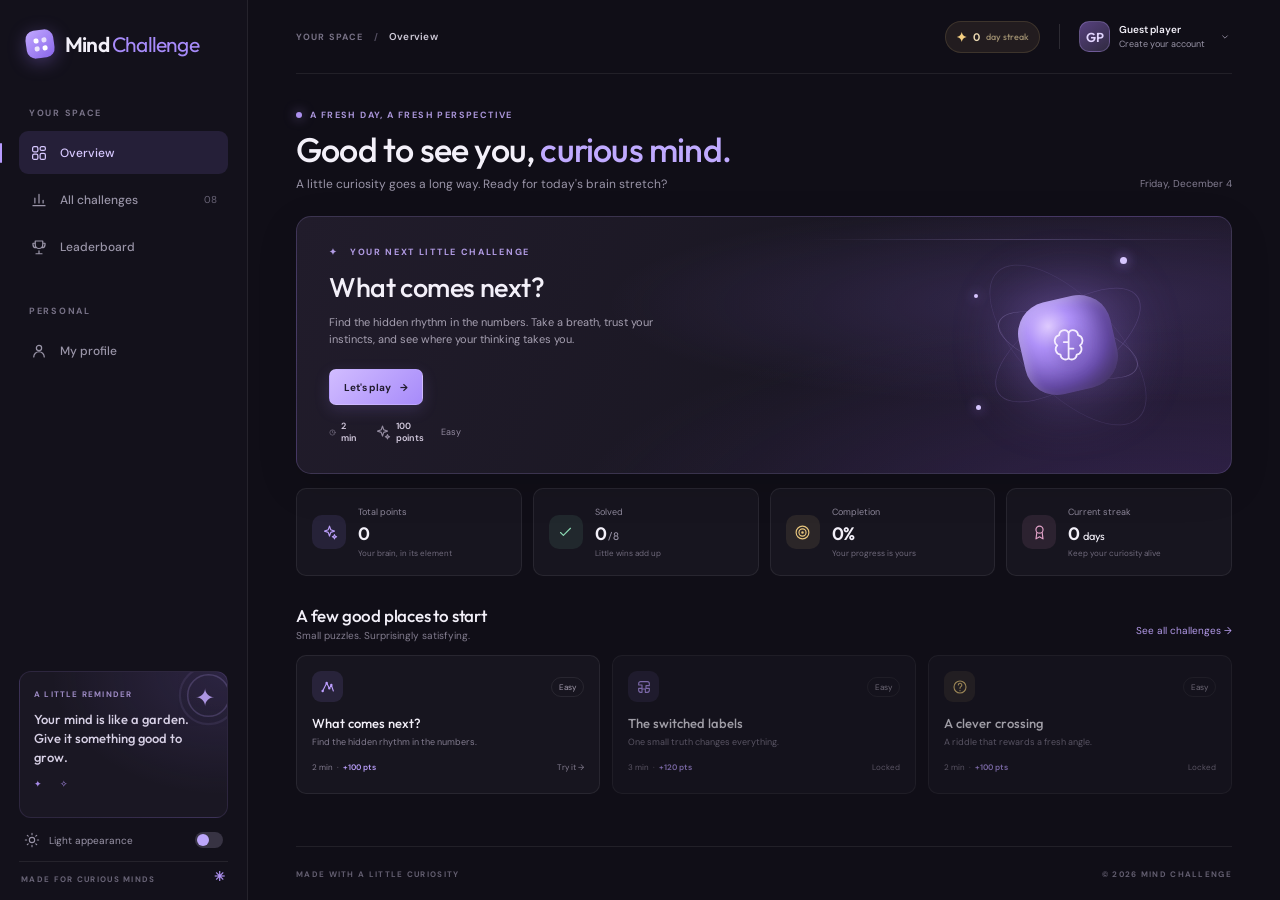
<file: index.html>
<!doctype html>
<html lang="en">
  <head>
    <meta charset="UTF-8" />
    <meta name="viewport" content="width=device-width, initial-scale=1.0" />
    <meta name="theme-color" content="#100e17" />
    <meta name="description" content="Challenge your mind with beautiful, bite-sized logic puzzles. Play Mind Challenge, track your progress, and unlock new levels." />
    <title>Mind Challenge — make room for a brighter mind</title>
    <link rel="preconnect" href="https://fonts.googleapis.com" />
    <link rel="preconnect" href="https://fonts.gstatic.com" crossorigin />
    <link href="https://fonts.googleapis.com/css2?family=DM+Sans:wght@400;500;600;700;800&family=Outfit:wght@400;500;600;700;800&display=swap" rel="stylesheet" />
    <link rel="stylesheet" href="styles.css" />
    <script src="app.js" defer></script>
  </head>
  <body>
    <div class="app-shell">
      <aside class="sidebar" id="sidebar">
        <a class="brand" href="#" data-page="home" aria-label="Mind Challenge home">
          <span class="brand-mark" aria-hidden="true"><span></span><span></span><span></span><span></span></span>
          <span class="brand-name">Mind<span> Challenge</span></span>
        </a>

        <div class="sidebar-label">YOUR SPACE</div>
        <nav class="side-nav" aria-label="Main navigation">
          <button class="nav-link active" data-page="home">
            <svg viewBox="0 0 24 24" aria-hidden="true"><rect x="3.5" y="3.5" width="7" height="7" rx="2"/><rect x="13.5" y="3.5" width="7" height="5" rx="2"/><rect x="13.5" y="12.5" width="7" height="8" rx="2"/><rect x="3.5" y="13.5" width="7" height="7" rx="2"/></svg>
            <span>Overview</span>
          </button>
          <button class="nav-link" data-page="levels">
            <svg viewBox="0 0 24 24" aria-hidden="true"><path d="M4 19.5h16M6.5 16V9.5M12 16V4.5M17.5 16v-3.5"/></svg>
            <span>All challenges</span><span class="nav-count" id="nav-count">08</span>
          </button>
          <button class="nav-link" data-page="leaderboard">
            <svg viewBox="0 0 24 24" aria-hidden="true"><path d="M8 21h8M12 17v4M7 4h10v5a5 5 0 0 1-10 0V4ZM7 7H4v2a4 4 0 0 0 4 4m9-6h3v2a4 4 0 0 1-4 4"/></svg>
            <span>Leaderboard</span>
          </button>
        </nav>

        <div class="sidebar-label sidebar-label-lower">PERSONAL</div>
        <nav class="side-nav" aria-label="Personal navigation">
          <button class="nav-link" data-page="profile">
            <svg viewBox="0 0 24 24" aria-hidden="true"><circle cx="12" cy="8" r="3.5"/><path d="M5 20a7 7 0 0 1 14 0"/></svg>
            <span>My profile</span>
          </button>
        </nav>

        <div class="sidebar-spacer"></div>
        <div class="sidebar-tip">
          <div class="tip-orb" aria-hidden="true"><span>✦</span></div>
          <p class="tip-eyebrow">A LITTLE REMINDER</p>
          <p class="tip-copy">Your mind is like a garden. Give it something good to grow.</p>
          <span class="tip-sparkle" aria-hidden="true">✦ &nbsp; ✧</span>
        </div>
        <button class="theme-toggle" id="theme-toggle" aria-label="Switch to light mode">
          <svg class="theme-icon" viewBox="0 0 24 24" aria-hidden="true"><circle cx="12" cy="12" r="4"/><path d="M12 2v2m0 16v2M4.93 4.93l1.42 1.42m11.3 11.3 1.42 1.42M2 12h2m16 0h2M4.93 19.07l1.42-1.42m11.3-11.3 1.42-1.42"/></svg>
          <span>Light appearance</span>
          <span class="toggle-track"><span></span></span>
        </button>
        <div class="sidebar-footer">MADE FOR CURIOUS MINDS <span>✳</span></div>
      </aside>

      <main class="main-content">
        <header class="topbar">
          <button class="mobile-menu" id="mobile-menu" aria-label="Open navigation">
            <svg viewBox="0 0 24 24" aria-hidden="true"><path d="M4 7h16M4 12h16M4 17h16"/></svg>
          </button>
          <div class="breadcrumb"><span>YOUR SPACE</span><span class="breadcrumb-slash">/</span><strong id="breadcrumb-current">Overview</strong></div>
          <div class="topbar-right">
            <div class="streak-pill" title="Your current streak"><span class="streak-flame">✦</span><span id="top-streak">0</span><span class="streak-label">day streak</span></div>
            <span class="topbar-divider"></span>
            <button class="user-chip" id="auth-trigger" aria-label="Sign in or view your account">
              <span class="user-avatar" id="top-avatar">?</span>
              <span class="user-chip-copy"><strong id="top-name">Guest player</strong><small id="top-subtitle">Create your account</small></span>
              <svg class="chevron" viewBox="0 0 24 24" aria-hidden="true"><path d="m8 10 4 4 4-4"/></svg>
            </button>
          </div>
        </header>

        <div id="page-content" class="page-content"></div>
        <footer class="page-footer"><span>MADE WITH A LITTLE CURIOSITY</span><span>© 2026 MIND CHALLENGE</span></footer>
      </main>
    </div>

    <div class="modal-backdrop" id="game-backdrop" hidden>
      <section class="game-modal" role="dialog" aria-modal="true" aria-labelledby="game-title">
        <div id="game-modal-content"></div>
      </section>
    </div>
    <div class="modal-backdrop" id="auth-backdrop" hidden>
      <section class="auth-modal" role="dialog" aria-modal="true" aria-labelledby="auth-title">
        <button class="modal-close" data-close-auth aria-label="Close dialog">×</button>
        <div class="auth-brand"><span class="brand-mark" aria-hidden="true"><span></span><span></span><span></span><span></span></span><span class="brand-name">Mind<span> Challenge</span></span></div>
        <div id="auth-content"></div>
      </section>
    </div>
    <div class="modal-backdrop" id="confirm-backdrop" hidden>
      <section class="confirm-modal" role="alertdialog" aria-modal="true" aria-labelledby="confirm-title" aria-describedby="confirm-message">
        <div class="confirm-icon" aria-hidden="true">!</div>
        <h2 id="confirm-title">Are you sure?</h2>
        <p id="confirm-message"></p>
        <div class="confirm-actions">
          <button class="button-secondary" id="confirm-cancel">Cancel</button>
          <button class="button-primary danger-button" id="confirm-accept">Confirm</button>
        </div>
      </section>
    </div>
    <div id="toast" class="toast" role="status" aria-live="polite"></div>
  </body>
</html>
</file>
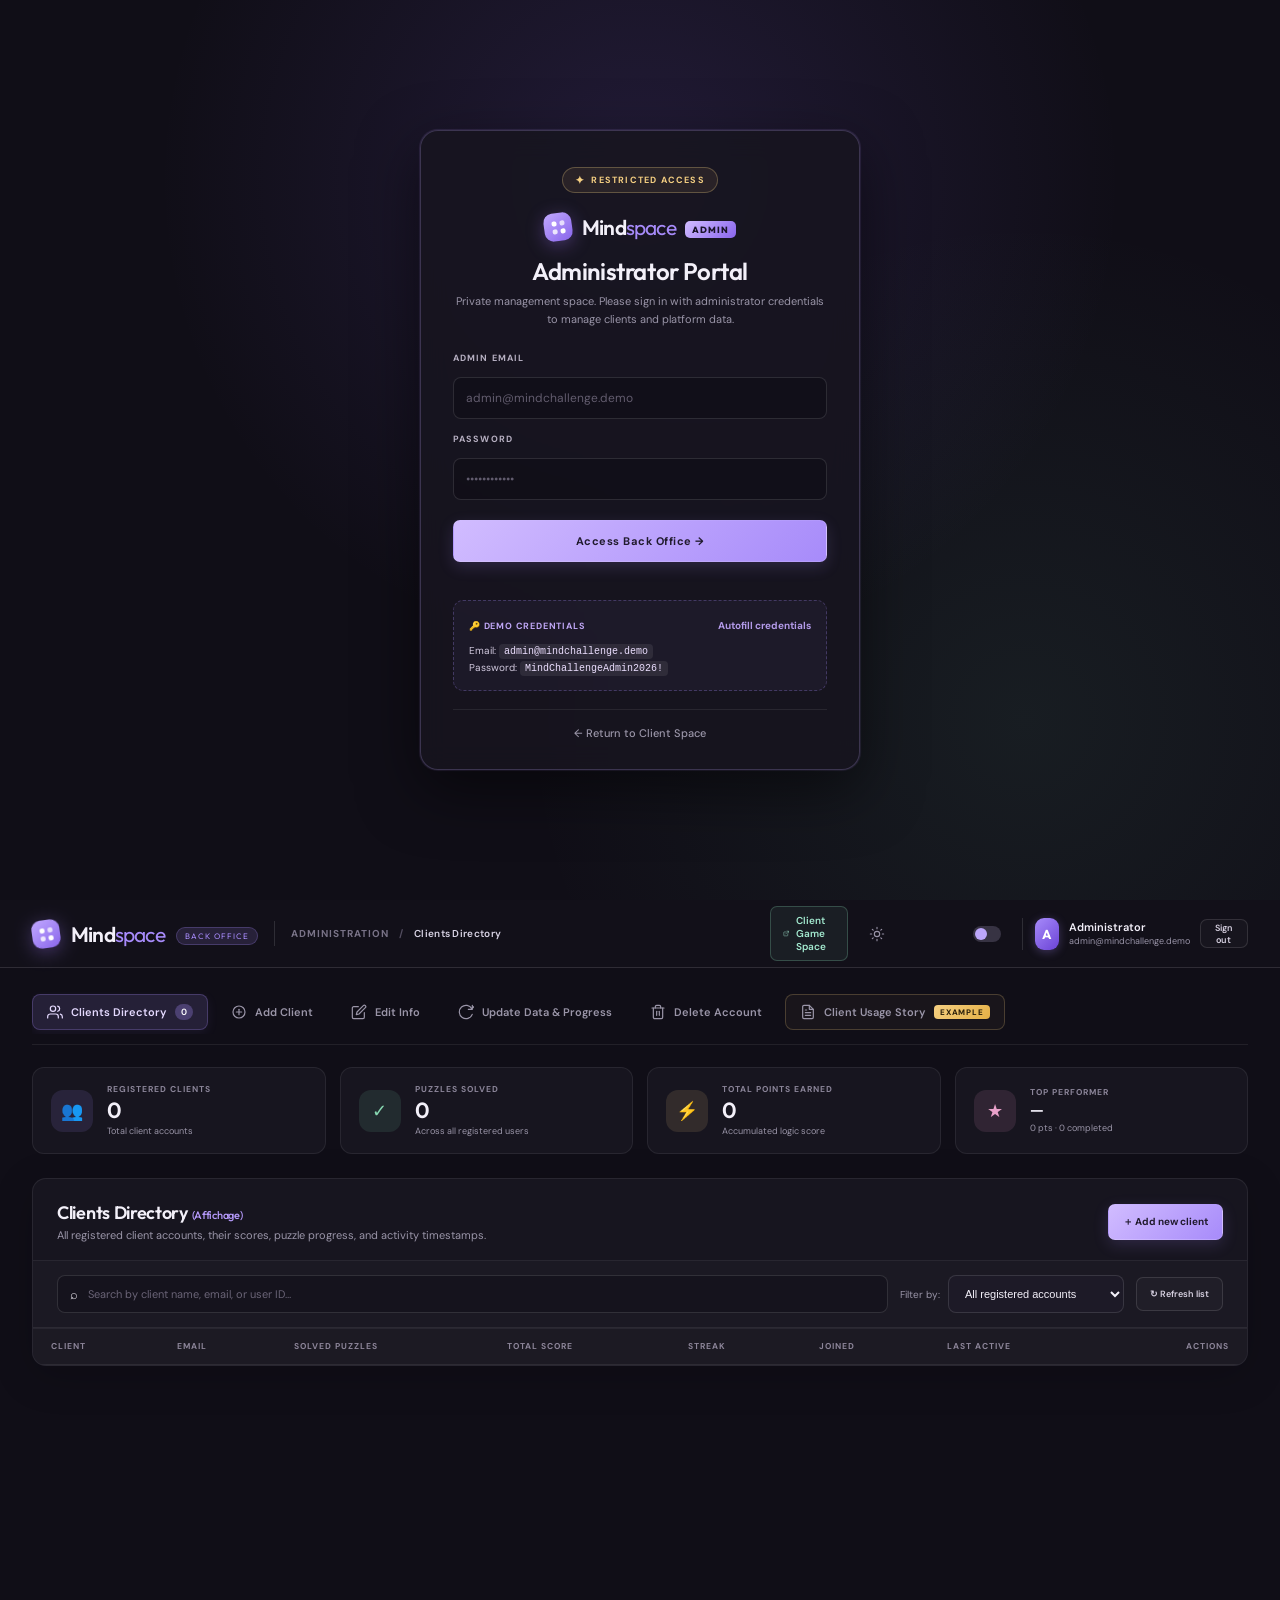
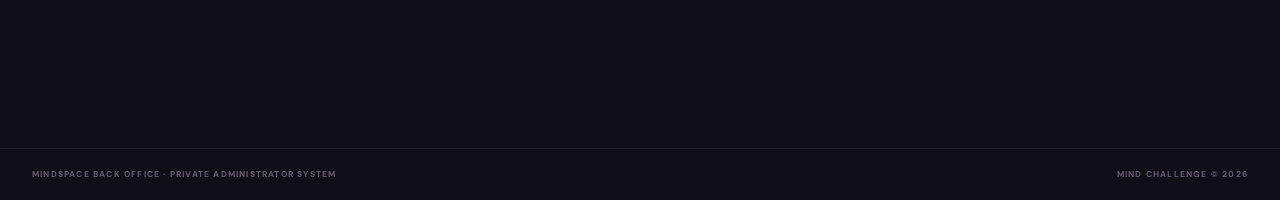
<file: admin.html>
<!doctype html>
<html lang="en">
  <head>
    <meta charset="UTF-8" />
    <meta name="viewport" content="width=device-width, initial-scale=1.0" />
    <meta name="theme-color" content="#0d0b14" />
    <meta name="description" content="Mindspace Admin Dashboard — Back Office for Client & User Management." />
    <title>Mindspace Back Office — Administrator Dashboard</title>
    <link rel="preconnect" href="https://fonts.googleapis.com" />
    <link rel="preconnect" href="https://fonts.gstatic.com" crossorigin />
    <link href="https://fonts.googleapis.com/css2?family=DM+Sans:wght@400;500;600;700;800&family=Outfit:wght@400;500;600;700;800&display=swap" rel="stylesheet" />
    <link rel="stylesheet" href="styles.css" />
    <link rel="stylesheet" href="admin.css" />
    <script src="admin.js" defer></script>
  </head>
  <body class="admin-body">
    <!-- Unauthenticated / Login Guard -->
    <div id="admin-auth-guard" class="admin-guard-screen" hidden>
      <div class="guard-card">
        <div class="guard-badge">
          <span class="guard-shield">✦</span>
          <span>RESTRICTED ACCESS</span>
        </div>
        <div class="guard-brand">
          <span class="brand-mark" aria-hidden="true"><span></span><span></span><span></span><span></span></span>
          <span class="brand-name">Mind<span>space</span> <small class="admin-tag">ADMIN</small></span>
        </div>
        <h1 class="guard-title">Administrator Portal</h1>
        <p class="guard-subtitle">Private management space. Please sign in with administrator credentials to manage clients and platform data.</p>
        
        <form id="guard-login-form" class="guard-form" novalidate>
          <div class="form-field">
            <label for="guard-email">ADMIN EMAIL</label>
            <input id="guard-email" type="email" placeholder="admin@mindchallenge.demo" required />
          </div>
          <div class="form-field">
            <label for="guard-password">PASSWORD</label>
            <input id="guard-password" type="password" placeholder="••••••••••••" required />
          </div>
          <button class="button-primary guard-submit" type="submit">Access Back Office →</button>
          <p id="guard-error" class="admin-form-message error" role="alert"></p>
        </form>

        <div class="guard-demo-box">
          <div class="demo-box-head">
            <span>🔑 DEMO CREDENTIALS</span>
            <button id="guard-autofill" class="text-button" type="button">Autofill credentials</button>
          </div>
          <p class="demo-creds">
            Email: <code>admin@mindchallenge.demo</code><br />
            Password: <code>MindChallengeAdmin2026!</code>
          </p>
        </div>

        <div class="guard-footer">
          <a href="index.html" class="guard-return-link">← Return to Client Space</a>
        </div>
      </div>
    </div>

    <!-- Authenticated Admin Space -->
    <div id="admin-app-shell" class="admin-app-shell" hidden>
      <!-- Admin Topbar -->
      <header class="admin-topbar">
        <div class="admin-topbar-left">
          <a class="brand admin-brand" href="admin.html" aria-label="Mindspace Admin">
            <span class="brand-mark" aria-hidden="true"><span></span><span></span><span></span><span></span></span>
            <span class="brand-name">Mind<span>space</span> <span class="admin-pill">BACK OFFICE</span></span>
          </a>
          <span class="topbar-divider"></span>
          <div class="admin-breadcrumbs">
            <span>ADMINISTRATION</span>
            <span class="breadcrumb-slash">/</span>
            <strong id="admin-breadcrumb-section">Clients Directory</strong>
          </div>
        </div>

        <div class="admin-topbar-right">
          <a href="index.html" class="client-portal-button" title="View the public player interface" target="_blank" rel="noopener">
            <svg viewBox="0 0 24 24" aria-hidden="true" width="15" height="15"><path d="M18 13v6a2 2 0 0 1-2 2H5a2 2 0 0 1-2-2V8a2 2 0 0 1 2-2h6"/><polyline points="15 3 21 3 21 9"/><line x1="10" y1="14" x2="21" y2="3"/></svg>
            <span>Client Game Space</span>
          </a>
          <button class="theme-toggle" id="admin-theme-toggle" aria-label="Switch theme">
            <svg class="theme-icon" viewBox="0 0 24 24" aria-hidden="true"><circle cx="12" cy="12" r="4"/><path d="M12 2v2m0 16v2M4.93 4.93l1.42 1.42m11.3 11.3 1.42 1.42M2 12h2m16 0h2M4.93 19.07l1.42-1.42m11.3-11.3 1.42-1.42"/></svg>
            <span class="toggle-track"><span></span></span>
          </button>
          <div class="admin-user-menu">
            <span class="admin-avatar">A</span>
            <div class="admin-user-info">
              <strong id="admin-user-name">Administrator</strong>
              <small id="admin-user-email">admin@mindchallenge.demo</small>
            </div>
            <button id="admin-logout-btn" class="button-secondary admin-logout-btn" title="Sign out of Admin Dashboard">
              Sign out
            </button>
          </div>
        </div>
      </header>

      <!-- Main Layout -->
      <div class="admin-layout">
        <!-- Sub-navigation Tabs -->
        <nav class="admin-nav-bar" aria-label="Back office sections">
          <div class="admin-nav-tabs">
            <button class="admin-nav-tab active" data-tab="directory">
              <svg viewBox="0 0 24 24" aria-hidden="true"><path d="M17 21v-2a4 4 0 0 0-4-4H5a4 4 0 0 0-4 4v2"/><circle cx="9" cy="7" r="4"/><path d="M23 21v-2a4 4 0 0 0-3-3.87"/><path d="M16 3.13a4 4 0 0 1 0 7.75"/></svg>
              <span>Clients Directory</span>
              <span class="tab-badge" id="client-count-badge">0</span>
            </button>
            <button class="admin-nav-tab" data-tab="add">
              <svg viewBox="0 0 24 24" aria-hidden="true"><circle cx="12" cy="12" r="9"/><line x1="12" y1="8" x2="12" y2="16"/><line x1="8" y1="12" x2="16" y2="12"/></svg>
              <span>Add Client</span>
            </button>
            <button class="admin-nav-tab" data-tab="edit">
              <svg viewBox="0 0 24 24" aria-hidden="true"><path d="M11 4H4a2 2 0 0 0-2 2v14a2 2 0 0 0 2 2h14a2 2 0 0 0 2-2v-7"/><path d="M18.5 2.5a2.121 2.121 0 0 1 3 3L12 15l-4 1 1-4 9.5-9.5z"/></svg>
              <span>Edit Info</span>
            </button>
            <button class="admin-nav-tab" data-tab="update">
              <svg viewBox="0 0 24 24" aria-hidden="true"><path d="M21.5 2v6h-6M21.34 15.57a10 10 0 1 1-.57-8.38l5.67-5.67"/></svg>
              <span>Update Data & Progress</span>
            </button>
            <button class="admin-nav-tab" data-tab="delete">
              <svg viewBox="0 0 24 24" aria-hidden="true"><polyline points="3 6 5 6 21 6"/><path d="M19 6v14a2 2 0 0 1-2 2H7a2 2 0 0 1-2-2V6m3 0V4a2 2 0 0 1 2-2h4a2 2 0 0 1 2 2v2"/><line x1="10" y1="11" x2="10" y2="17"/><line x1="14" y1="11" x2="14" y2="17"/></svg>
              <span>Delete Account</span>
            </button>
            <button class="admin-nav-tab highlight-tab" data-tab="casestudy">
              <svg viewBox="0 0 24 24" aria-hidden="true"><path d="M14 2H6a2 2 0 0 0-2 2v16a2 2 0 0 0 2 2h12a2 2 0 0 0 2-2V8z"/><polyline points="14 2 14 8 20 8"/><line x1="16" y1="13" x2="8" y2="13"/><line x1="16" y1="17" x2="8" y2="17"/><polyline points="10 9 9 9 8 9"/></svg>
              <span>Client Usage Story</span>
              <span class="story-tag">EXAMPLE</span>
            </button>
          </div>
        </nav>

        <!-- KPI Summary Cards -->
        <section class="admin-kpi-grid" aria-label="Platform Metrics">
          <div class="kpi-card">
            <div class="kpi-icon kpi-purple">👥</div>
            <div class="kpi-copy">
              <span class="kpi-label">REGISTERED CLIENTS</span>
              <strong class="kpi-val" id="kpi-total-clients">0</strong>
              <span class="kpi-sub">Total client accounts</span>
            </div>
          </div>
          <div class="kpi-card">
            <div class="kpi-icon kpi-green">✓</div>
            <div class="kpi-copy">
              <span class="kpi-label">PUZZLES SOLVED</span>
              <strong class="kpi-val" id="kpi-total-solved">0</strong>
              <span class="kpi-sub">Across all registered users</span>
            </div>
          </div>
          <div class="kpi-card">
            <div class="kpi-icon kpi-gold">⚡</div>
            <div class="kpi-copy">
              <span class="kpi-label">TOTAL POINTS EARNED</span>
              <strong class="kpi-val" id="kpi-total-points">0</strong>
              <span class="kpi-sub">Accumulated logic score</span>
            </div>
          </div>
          <div class="kpi-card">
            <div class="kpi-icon kpi-pink">★</div>
            <div class="kpi-copy">
              <span class="kpi-label">TOP PERFORMER</span>
              <strong class="kpi-val kpi-val-text" id="kpi-top-client">—</strong>
              <span class="kpi-sub" id="kpi-top-stats">0 pts · 0 completed</span>
            </div>
          </div>
        </section>

        <!-- Tab Contents -->
        <main class="admin-main-view">
          <!-- 1. DIRECTORY (Affichage) -->
          <section id="tab-directory" class="admin-tab-pane active">
            <div class="pane-card">
              <div class="pane-card-header">
                <div>
                  <h2 class="pane-title">Clients Directory <span class="pane-subtitle-tag">(Affichage)</span></h2>
                  <p class="pane-description">All registered client accounts, their scores, puzzle progress, and activity timestamps.</p>
                </div>
                <button class="button-primary" id="btn-quick-add-client">＋ Add new client</button>
              </div>

              <!-- Search & Filter Toolbar -->
              <div class="admin-toolbar">
                <div class="admin-search-box">
                  <span aria-hidden="true">⌕</span>
                  <input type="search" id="directory-search" placeholder="Search by client name, email, or user ID…" />
                </div>
                <div class="admin-filter-group">
                  <label for="filter-status">Filter by:</label>
                  <select id="filter-status">
                    <option value="all">All registered accounts</option>
                    <option value="active">Active players (Score > 0)</option>
                    <option value="masters">Master solvers (6+ solved)</option>
                  </select>
                </div>
                <button id="btn-directory-refresh" class="button-secondary">↻ Refresh list</button>
              </div>

              <!-- Client Table -->
              <div class="admin-table-wrap">
                <table class="admin-table">
                  <thead>
                    <tr>
                      <th>CLIENT</th>
                      <th>EMAIL</th>
                      <th>SOLVED PUZZLES</th>
                      <th>TOTAL SCORE</th>
                      <th>STREAK</th>
                      <th>JOINED</th>
                      <th>LAST ACTIVE</th>
                      <th style="text-align: right">ACTIONS</th>
                    </tr>
                  </thead>
                  <tbody id="directory-table-body">
                    <!-- Populated by JS -->
                  </tbody>
                </table>
              </div>
            </div>
          </section>

          <!-- 2. ADD USER (Ajouter) -->
          <section id="tab-add" class="admin-tab-pane">
            <div class="pane-card">
              <div class="pane-card-header">
                <div>
                  <h2 class="pane-title">Add New Client <span class="pane-subtitle-tag">(Ajouter)</span></h2>
                  <p class="pane-description">Register a new client in Mindspace with custom starting puzzle progress or points.</p>
                </div>
              </div>

              <form id="add-client-form" class="admin-form" novalidate>
                <div class="admin-form-grid">
                  <div class="form-field">
                    <label for="new-client-name">FULL NAME *</label>
                    <input id="new-client-name" name="name" type="text" placeholder="e.g. Thomas Laurent" required maxlength="32" />
                  </div>
                  <div class="form-field">
                    <label for="new-client-email">EMAIL ADDRESS *</label>
                    <input id="new-client-email" name="email" type="email" placeholder="thomas@example.com" required />
                  </div>
                  <div class="form-field">
                    <label for="new-client-password">INITIAL PASSWORD *</label>
                    <input id="new-client-password" name="password" type="password" placeholder="At least 8 characters" minlength="8" required />
                  </div>
                  <div class="form-field">
                    <label for="new-client-score">INITIAL SCORE (POINTS)</label>
                    <input id="new-client-score" name="score" type="number" min="0" max="5000" value="0" />
                  </div>
                </div>

                <div class="form-field">
                  <label>INITIAL UNLOCKED / COMPLETED CHALLENGES</label>
                  <div class="puzzle-selection-grid" id="new-client-puzzles">
                    <!-- Checkboxes injected by JS -->
                  </div>
                </div>

                <div class="form-field">
                  <label for="new-client-notes">ADMINISTRATOR NOTES (OPTIONAL)</label>
                  <textarea id="new-client-notes" name="notes" rows="3" placeholder="e.g. Onboarded for company logic assessment, active mobile client."></textarea>
                </div>

                <div class="form-actions-row">
                  <button type="submit" class="button-primary">Create Client Account →</button>
                  <p id="add-client-feedback" class="admin-form-message" role="status"></p>
                </div>
              </form>
            </div>
          </section>

          <!-- 3. EDIT USER (Modifier) -->
          <section id="tab-edit" class="admin-tab-pane">
            <div class="pane-card">
              <div class="pane-card-header">
                <div>
                  <h2 class="pane-title">Edit Client Information <span class="pane-subtitle-tag">(Modifier)</span></h2>
                  <p class="pane-description">Update client personal details, contact email, and administrative notes.</p>
                </div>
              </div>

              <div class="client-selector-bar">
                <label for="edit-client-select">SELECT CLIENT TO EDIT:</label>
                <select id="edit-client-select">
                  <!-- Populated by JS -->
                </select>
              </div>

              <form id="edit-client-form" class="admin-form" novalidate>
                <div class="client-quick-card" id="edit-client-preview">
                  <!-- Injected preview -->
                </div>

                <div class="admin-form-grid">
                  <div class="form-field">
                    <label for="edit-client-name">DISPLAY NAME *</label>
                    <input id="edit-client-name" name="name" type="text" required maxlength="32" />
                  </div>
                  <div class="form-field">
                    <label for="edit-client-email">EMAIL ADDRESS *</label>
                    <input id="edit-client-email" name="email" type="email" required />
                  </div>
                </div>

                <div class="form-field">
                  <label for="edit-client-notes">INTERNAL CLIENT NOTES</label>
                  <textarea id="edit-client-notes" name="notes" rows="3" placeholder="Notes about this client's usage, preferences, or account history..."></textarea>
                </div>

                <div class="form-actions-row">
                  <button type="submit" class="button-primary">Save Client Details →</button>
                  <p id="edit-client-feedback" class="admin-form-message" role="status"></p>
                </div>
              </form>
            </div>
          </section>

          <!-- 4. UPDATE DATA & PROGRESS (Mise à jour) -->
          <section id="tab-update" class="admin-tab-pane">
            <div class="pane-card">
              <div class="pane-card-header">
                <div>
                  <h2 class="pane-title">Update User Data & Progress <span class="pane-subtitle-tag">(Mise à jour)</span></h2>
                  <p class="pane-description">Directly adjust client score, daily streak, completed levels, and security credentials.</p>
                </div>
              </div>

              <div class="client-selector-bar">
                <label for="update-client-select">SELECT CLIENT:</label>
                <select id="update-client-select">
                  <!-- Populated by JS -->
                </select>
              </div>

              <form id="update-data-form" class="admin-form" novalidate>
                <div class="admin-form-grid">
                  <div class="form-field">
                    <label for="update-score">TOTAL SCORE (POINTS)</label>
                    <div class="number-input-group">
                      <button type="button" class="btn-step" data-step="-50">-50</button>
                      <input id="update-score" type="number" min="0" max="10000" />
                      <button type="button" class="btn-step" data-step="+50">+50</button>
                      <button type="button" class="btn-step" data-step="+100">+100</button>
                    </div>
                  </div>
                  <div class="form-field">
                    <label for="update-streak">DAY STREAK</label>
                    <div class="number-input-group">
                      <button type="button" class="btn-step-streak" data-step="-1">-1</button>
                      <input id="update-streak" type="number" min="0" max="365" />
                      <button type="button" class="btn-step-streak" data-step="+1">+1</button>
                    </div>
                  </div>
                </div>

                <div class="form-field">
                  <label>COMPLETED PUZZLES / LEVELS</label>
                  <p class="field-subtext">Toggle completed puzzles for this user. Points can be auto-calculated or customized above.</p>
                  <div class="puzzle-selection-grid" id="update-puzzles-grid">
                    <!-- Injected by JS -->
                  </div>
                </div>

                <div class="form-field password-reset-box">
                  <label for="update-new-password">RESET CLIENT PASSWORD (OPTIONAL)</label>
                  <input id="update-new-password" type="password" placeholder="Leave empty to keep current password" minlength="8" />
                  <small>If set, changes the user's local login password.</small>
                </div>

                <div class="form-actions-row">
                  <button type="submit" class="button-primary">Apply Data Updates →</button>
                  <p id="update-data-feedback" class="admin-form-message" role="status"></p>
                </div>
              </form>
            </div>
          </section>

          <!-- 5. DELETE USER (Supprimer) -->
          <section id="tab-delete" class="admin-tab-pane">
            <div class="pane-card pane-card-danger">
              <div class="pane-card-header">
                <div>
                  <h2 class="pane-title text-danger">Delete Client Account <span class="pane-subtitle-tag">(Supprimer)</span></h2>
                  <p class="pane-description">Permanently remove a client account and all related gameplay history from the browser storage.</p>
                </div>
              </div>

              <div class="client-selector-bar">
                <label for="delete-client-select">SELECT CLIENT TO REMOVE:</label>
                <select id="delete-client-select">
                  <!-- Populated by JS -->
                </select>
              </div>

              <div class="delete-warning-box">
                <div class="warning-icon">⚠</div>
                <div>
                  <strong>Irreversible Action</strong>
                  <p>Deleting a client will delete their scores, unlocked puzzles, streak data, and account records. The demo administrator account is protected and cannot be deleted.</p>
                </div>
              </div>

              <div class="delete-client-preview" id="delete-preview-card">
                <!-- Injected preview -->
              </div>

              <div class="form-actions-row">
                <button type="button" id="btn-trigger-delete" class="button-primary danger-button">Delete This Client Account</button>
                <p id="delete-feedback" class="admin-form-message" role="status"></p>
              </div>
            </div>
          </section>

          <!-- 6. CLIENT USAGE CASE STUDY / EXAMPLE ("exempl about a client who used my web") -->
          <section id="tab-casestudy" class="admin-tab-pane">
            <div class="pane-card">
              <div class="pane-card-header">
                <div>
                  <div class="eyebrow"><span class="eyebrow-dot"></span> REAL-WORLD USAGE SPOTLIGHT</div>
                  <h2 class="pane-title">Client Case Study: Sarah's Journey on Mindspace</h2>
                  <p class="pane-description">A documented example of how a client uses Mindspace for daily cognitive warm-up, tracks their progress, and engages with logic puzzles.</p>
                </div>
                <div class="client-story-badge">
                  <span>✦ VERIFIED CLIENT CASE</span>
                </div>
              </div>

              <!-- Case Study Hero -->
              <div class="story-hero-card">
                <div class="story-profile">
                  <div class="story-avatar">SJ</div>
                  <div class="story-profile-text">
                    <h3>Sarah Jenkins</h3>
                    <p>Product Designer & UX Researcher · Joined 14 days ago</p>
                    <div class="story-tags">
                      <span class="story-pill">Daily Active User</span>
                      <span class="story-pill pill-gold">5-Day Streak ✦</span>
                      <span class="story-pill pill-green">6 Solved Puzzles</span>
                      <span class="story-pill pill-purple">1,180 Total Pts</span>
                    </div>
                  </div>
                </div>

                <div class="story-quote">
                  <div class="quote-mark">“</div>
                  <p class="quote-text">I open Mindspace every morning around 8:45 AM before opening Slack. Solving one bite-sized riddle or number pattern gives my mind clarity and switches on my problem-solving brain without the stress of typical phone games.</p>
                  <span class="quote-author">— Sarah Jenkins, UX Designer & Mindspace Client</span>
                </div>
              </div>

              <!-- 3-Column Usage Breakdown -->
              <div class="story-grid-3">
                <div class="story-stat-box">
                  <span class="box-label">DAILY USAGE ROUTINE</span>
                  <strong>Morning Coffee Routine</strong>
                  <p>Sarah typically spends 3 to 5 minutes on Mindspace each weekday morning. She keeps a consistent streak by tackling the next unlocked puzzle.</p>
                  <div class="routine-steps">
                    <span>1. Sign in & check streak</span>
                    <span>2. Inspect next puzzle prompt</span>
                    <span>3. Solve or request a hint</span>
                    <span>4. Check ranking on leaderboard</span>
                  </div>
                </div>

                <div class="story-stat-box">
                  <span class="box-label">PERFORMANCE METRICS</span>
                  <strong>High Deduction Accuracy</strong>
                  <div class="metric-row">
                    <span>Puzzles Completed:</span>
                    <b>6 / 8 (75%)</b>
                  </div>
                  <div class="metric-row">
                    <span>Hints Used:</span>
                    <b>Only 1 hint (Clockwork)</b>
                  </div>
                  <div class="metric-row">
                    <span>Favorite Category:</span>
                    <b>Logic & Deduction</b>
                  </div>
                  <div class="metric-row">
                    <span>Current Streak:</span>
                    <b>5 consecutive days</b>
                  </div>
                </div>

                <div class="story-stat-box">
                  <span class="box-label">ADMINISTRATIVE VALUE</span>
                  <strong>Client Engagement Insights</strong>
                  <p>From an admin perspective, Sarah represents high-retention users: progression is gradual, streak mechanics drive daily logins, and scores reflect real puzzle mastery.</p>
                  <button class="button-secondary story-action-btn" id="btn-inspect-sarah">
                    Inspect Sarah's Record in Back Office →
                  </button>
                </div>
              </div>

              <!-- Detailed Puzzle-by-Puzzle Timeline for Sarah -->
              <div class="story-timeline-section">
                <h3 class="timeline-title">Puzzle Completion Activity Log</h3>
                <div class="timeline-list">
                  <div class="timeline-item done">
                    <span class="tl-status">✓</span>
                    <div class="tl-content">
                      <strong>Challenge 1: What comes next? (Number Patterns)</strong>
                      <span>Completed in 1m 20s · +100 points earned · Solved on first attempt</span>
                    </div>
                    <time class="tl-time">Day 1</time>
                  </div>
                  <div class="timeline-item done">
                    <span class="tl-status">✓</span>
                    <div class="tl-content">
                      <strong>Challenge 2: The switched labels (Logic)</strong>
                      <span>Completed in 2m 10s · +120 points earned · "Her favorite puzzle so far"</span>
                    </div>
                    <time class="tl-time">Day 2</time>
                  </div>
                  <div class="timeline-item done">
                    <span class="tl-status">✓</span>
                    <div class="tl-content">
                      <strong>Challenge 3: A clever crossing (Riddle)</strong>
                      <span>Completed in 1m 45s · +100 points earned · River crossing classic</span>
                    </div>
                    <time class="tl-time">Day 3</time>
                  </div>
                  <div class="timeline-item done">
                    <span class="tl-status">✓</span>
                    <div class="tl-content">
                      <strong>Challenge 4: The missing square (Number Patterns)</strong>
                      <span>Completed in 2m 30s · +150 points earned · Pattern spotted quickly</span>
                    </div>
                    <time class="tl-time">Day 4</time>
                  </div>
                  <div class="timeline-item done">
                    <span class="tl-status">✓</span>
                    <div class="tl-content">
                      <strong>Challenge 5: Who said it? (Deduction)</strong>
                      <span>Completed in 2m 55s · +160 points earned · Truth-teller deduction</span>
                    </div>
                    <time class="tl-time">Day 5</time>
                  </div>
                  <div class="timeline-item done">
                    <span class="tl-status">✓</span>
                    <div class="tl-content">
                      <strong>Challenge 7: The silent sequence (Pattern Spotting)</strong>
                      <span>Completed in 3m 40s · +200 points earned · Look-and-say sequence cracked</span>
                    </div>
                    <time class="tl-time">Day 5</time>
                  </div>
                  <div class="timeline-item pending">
                    <span class="tl-status">◇</span>
                    <div class="tl-content">
                      <strong>Challenge 8: The last lantern (Logic - Hard)</strong>
                      <span>Currently unlocked and waiting for Sarah's next morning session!</span>
                    </div>
                    <time class="tl-time">Up Next</time>
                  </div>
                </div>
              </div>
            </div>
          </section>
        </main>
      </div>

      <!-- Footer -->
      <footer class="admin-footer">
        <span>MINDSPACE BACK OFFICE · PRIVATE ADMINISTRATOR SYSTEM</span>
        <span>MIND CHALLENGE © 2026</span>
      </footer>
    </div>

    <!-- Client Detail Modal / Drawer -->
    <div class="modal-backdrop" id="client-detail-backdrop" hidden>
      <section class="admin-modal" role="dialog" aria-modal="true" aria-labelledby="client-detail-name">
        <button class="modal-close" id="btn-close-detail" aria-label="Close dialog">×</button>
        <div id="client-detail-content">
          <!-- Populated by JS -->
        </div>
      </section>
    </div>

    <!-- Confirmation Modal -->
    <div class="modal-backdrop" id="admin-confirm-backdrop" hidden>
      <section class="confirm-modal" role="alertdialog" aria-modal="true">
        <div class="confirm-icon" aria-hidden="true">!</div>
        <h2 id="admin-confirm-title">Are you sure?</h2>
        <p id="admin-confirm-message"></p>
        <div class="confirm-actions">
          <button class="button-secondary" id="admin-confirm-cancel">Cancel</button>
          <button class="button-primary danger-button" id="admin-confirm-accept">Confirm</button>
        </div>
      </section>
    </div>

    <!-- Toast -->
    <div id="admin-toast" class="toast" role="status" aria-live="polite"></div>
  </body>
</html>
</file>
<file: styles.css>
:root {
  color-scheme: dark;
  --bg: #100e17;
  --surface: #17151f;
  --surface-2: #1d1a27;
  --surface-3: #24202f;
  --surface-soft: rgba(255,255,255,.025);
  --line: rgba(255,255,255,.075);
  --line-strong: rgba(255,255,255,.12);
  --text: #f3f0f9;
  --muted: #9a95a8;
  --faint: #696477;
  --purple: #a78bfa;
  --purple-bright: #b89cff;
  --purple-strong: #8965ed;
  --purple-wash: rgba(167,139,250,.12);
  --green: #88d9b2;
  --gold: #f4cf82;
  --pink: #e9a1ca;
  --shadow: 0 25px 80px rgba(0,0,0,.36);
  --sidebar-width: 248px;
}

* { box-sizing: border-box; }
html { min-width: 360px; scroll-behavior: smooth; }
body { margin: 0; background: var(--bg); color: var(--text); font-family: "DM Sans", sans-serif; font-size: 14px; -webkit-font-smoothing: antialiased; }
button, input { font: inherit; }
button { color: inherit; }
button:focus-visible, a:focus-visible, input:focus-visible { outline: 2px solid var(--purple-bright); outline-offset: 3px; }
button:disabled { cursor: not-allowed !important; opacity: .48; }
svg { fill: none; stroke: currentColor; stroke-width: 1.65; stroke-linecap: round; stroke-linejoin: round; }

.app-shell { min-height: 100vh; }
.sidebar { width: var(--sidebar-width); position: fixed; inset: 0 auto 0 0; display: flex; flex-direction: column; padding: 27px 19px 16px; background: #13111b; border-right: 1px solid var(--line); z-index: 20; }
.brand { display: flex; align-items: center; gap: 11px; margin: 3px 0 49px 7px; color: var(--text); text-decoration: none; width: fit-content; }
.brand-mark { width: 28px; height: 28px; border-radius: 9px; background: linear-gradient(145deg,#c1a8ff,#8966eb); display: grid; grid-template-columns: repeat(2,5px); grid-template-rows: repeat(2,5px); align-content: center; justify-content: center; gap: 3px; box-shadow: 0 4px 18px rgba(157,122,247,.35); transform: rotate(-8deg); }
.brand-mark span { display: block; border-radius: 2px; background: #fff; }
.brand-mark span:nth-child(2) { opacity: .72; }.brand-mark span:nth-child(3) { opacity: .8; }
.brand-name { font: 600 21px "Outfit", sans-serif; letter-spacing: -.8px; }
.brand-name > span { color: var(--purple); font-weight: 400; }
.sidebar-label { font-size: 9px; letter-spacing: 1.7px; font-weight: 700; color: #777186; margin: 0 0 12px 10px; }
.sidebar-label-lower { margin-top: 37px; }
.side-nav { display: grid; gap: 4px; }
.nav-link { position: relative; border: 0; border-radius: 9px; min-height: 43px; padding: 0 11px; display: flex; align-items: center; gap: 12px; color: var(--muted); background: transparent; text-align: left; cursor: pointer; transition: background .2s, color .2s; }
.nav-link > svg { width: 18px; height: 18px; flex: none; }
.nav-link > span:nth-child(2) { font-size: 12px; font-weight: 500; }
.nav-link:hover { color: var(--text); background: rgba(255,255,255,.04); }
.nav-link.active { color: #d7c8ff; background: rgba(158,127,245,.13); }
.nav-link.active::before { content: ""; position: absolute; width: 2px; height: 20px; border-radius: 4px; background: var(--purple-bright); left: -19px; }
.nav-count { margin-left: auto; font-size: 10px; color: var(--faint); }
.sidebar-spacer { flex: 1; min-height: 32px; }
.sidebar-tip { min-height: 147px; padding: 15px 14px 12px; border: 1px solid rgba(176,149,255,.12); border-radius: 12px; background: radial-gradient(ellipse at 100% 0%,rgba(144,110,232,.16),transparent 60%),#1a1723; position: relative; overflow: hidden; }
.tip-orb { position: absolute; right: 12px; top: 10px; color: #c4aaff; font-size: 24px; opacity: .85; }
.tip-orb::before,.tip-orb::after { content: ""; position: absolute; border: 1px solid rgba(192,168,255,.23); border-radius: 50%; width: 25px; height: 25px; top: 0; left: 0; transform: scale(1.6); }
.tip-orb::after { transform: scale(2.2); opacity: .45; }
.tip-eyebrow { font-size: 8px; font-weight: 700; letter-spacing: 1.2px; color: #9e8bc5; margin: 2px 0 11px; }
.tip-copy { color: #d8d1e6; font: 500 13px/1.48 "Outfit", sans-serif; max-width: 164px; margin: 0; }
.tip-sparkle { display: block; margin-top: 10px; font-size: 9px; letter-spacing: 3px; color: #a88be9; }
.theme-toggle { border: 0; background: transparent; color: var(--muted); display: flex; align-items: center; gap: 9px; width: 100%; padding: 14px 5px 13px; font-size: 10px; cursor: pointer; text-align: left; }
.theme-icon { width: 16px; height: 16px; }
.toggle-track { margin-left: auto; width: 28px; height: 16px; padding: 2px; border-radius: 20px; background: #373343; }
.toggle-track span { display: block; width: 12px; height: 12px; border-radius: 50%; background: #bca6fa; transition: transform .2s; }
.sidebar-footer { padding: 12px 2px 0; border-top: 1px solid var(--line); font-size: 8px; letter-spacing: 1.3px; color: #696477; font-weight: 700; }
.sidebar-footer span { float: right; color: #ad91f0; font-size: 13px; line-height: 6px; }

.main-content { margin-left: var(--sidebar-width); min-height: 100vh; display: flex; flex-direction: column; padding: 0 48px; }
.topbar { height: 74px; flex: none; display: flex; align-items: center; justify-content: space-between; border-bottom: 1px solid var(--line); }
.breadcrumb { color: #777185; font-size: 9px; font-weight: 700; letter-spacing: 1.15px; }
.breadcrumb-slash { padding: 0 10px; color: #534e60; }
.breadcrumb strong { color: #d0cbd9; font-size: 10px; letter-spacing: .3px; font-weight: 600; }
.topbar-right { display: flex; align-items: center; gap: 19px; }
.streak-pill { display: flex; align-items: center; gap: 6px; font: 600 11px "Outfit",sans-serif; color: #e9d8b1; background: rgba(244,207,130,.08); border: 1px solid rgba(244,207,130,.13); padding: 7px 10px; border-radius: 20px; }
.streak-flame { font-size: 13px; color: var(--gold); }.streak-label { color: #9a8b6d; font-size: 9px; font-weight: 500; }
.topbar-divider { width: 1px; height: 25px; background: var(--line-strong); }
.user-chip { border: 0; background: none; display: flex; align-items: center; text-align: left; gap: 9px; cursor: pointer; padding: 4px 0; }
.user-avatar { width: 31px; height: 31px; border: 1px solid rgba(196,170,255,.27); border-radius: 10px; background: linear-gradient(145deg,#57417e,#302a40); display: grid; place-items: center; color: #e3d6ff; font: 600 13px "Outfit",sans-serif; }
.user-chip-copy { display: grid; gap: 2px; }.user-chip-copy strong { font-size: 10px; font-weight: 600; }.user-chip-copy small { color: var(--muted); font-size: 9px; }
.chevron { width: 14px; height: 14px; color: #898395; margin-left: 4px; }
.mobile-menu { display: none; }
.page-content { max-width: 1120px; width: 100%; margin: 0 auto; flex: 1; }
.page-footer { max-width: 1120px; width: 100%; margin: 0 auto; min-height: 54px; border-top: 1px solid var(--line); display: flex; align-items: center; justify-content: space-between; color: #635e70; font-size: 8px; font-weight: 700; letter-spacing: 1.3px; }

.welcome-row { display: flex; justify-content: space-between; align-items: flex-end; gap: 18px; padding-top: 35px; margin-bottom: 24px; }
.eyebrow { display: flex; align-items: center; gap: 8px; color: #a994d8; font-size: 9px; font-weight: 700; letter-spacing: 1.4px; }
.eyebrow-dot { width: 6px; height: 6px; border-radius: 50%; background: #ad91f0; box-shadow: 0 0 12px rgba(173,145,240,.7); }
h1,h2,h3,p { margin-top: 0; }
.welcome-title { font: 500 clamp(25px,3vw,34px)/1.16 "Outfit",sans-serif; letter-spacing: -.8px; margin: 9px 0 7px; }
.welcome-title em { font-style: normal; color: #c0aaff; }
.welcome-subtitle { margin: 0; color: var(--muted); font-size: 12px; }
.date-label { color: #837d91; font-size: 10px; padding-bottom: 2px; white-space: nowrap; }

.hero-card { position: relative; overflow: hidden; min-height: 252px; border: 1px solid rgba(190,165,255,.18); border-radius: 15px; padding: 29px 32px; display: flex; align-items: center; background: radial-gradient(ellipse at 82% 34%,rgba(126,91,201,.24),transparent 42%),radial-gradient(ellipse at 90% 120%,rgba(96,59,157,.28),transparent 48%),linear-gradient(112deg,#211c2b 0%,#1a1723 54%,#20192d 100%); box-shadow: 0 12px 42px rgba(0,0,0,.12); }
.hero-card::after { content: ""; position: absolute; height: 1px; width: 45%; right: 0; top: 22px; background: linear-gradient(90deg,transparent,rgba(198,173,255,.23),transparent); }
.hero-copy { position: relative; z-index: 2; width: 55%; }
.hero-kicker { color: #b19be3; font-size: 9px; letter-spacing: 1.7px; font-weight: 700; margin-bottom: 13px; }
.hero-title { font: 500 27px/1.2 "Outfit",sans-serif; letter-spacing: -.4px; max-width: 380px; margin: 0 0 10px; }
.hero-description { color: #a6a0b1; font-size: 11px; line-height: 1.6; margin-bottom: 20px; max-width: 355px; }
.button-primary { border: 1px solid rgba(225,213,255,.17); border-radius: 7px; min-height: 36px; display: inline-flex; align-items: center; justify-content: center; gap: 9px; padding: 0 14px; color: #211b2e; background: linear-gradient(135deg,#d1bcff,#a78bfa); font-size: 10px; font-weight: 700; cursor: pointer; box-shadow: 0 5px 15px rgba(157,125,236,.18); transition: transform .18s,filter .18s; }
.button-primary:hover { transform: translateY(-1px); filter: brightness(1.07); }
.button-primary svg { width: 14px; height: 14px; }
.button-secondary { border: 1px solid var(--line-strong); border-radius: 7px; min-height: 35px; padding: 0 13px; background: rgba(255,255,255,.025); color: #d7d1e1; font-size: 10px; font-weight: 600; cursor: pointer; transition: background .18s; }
.button-secondary:hover { background: rgba(255,255,255,.07); }
.hero-details { display: flex; gap: 17px; margin-top: 15px; color: #928a9f; font-size: 9px; }
.hero-details span { display: inline-flex; align-items: center; gap: 5px; }
.hero-details b { color: #d4cbdf; font-weight: 600; }
.hero-art { position: absolute; right: 6%; top: 50%; transform: translateY(-50%); width: 214px; height: 214px; display: grid; place-items: center; }
.orbit { position: absolute; border: 1px solid rgba(187,157,255,.17); width: 170px; height: 170px; border-radius: 50%; transform: rotate(-35deg) scaleY(.43); }
.orbit-two { width: 204px; height: 204px; transform: rotate(46deg) scaleY(.46); border-color: rgba(187,157,255,.13); }
.orbit-three { width: 146px; height: 146px; transform: rotate(18deg) scaleY(.36); border-color: rgba(205,183,255,.24); }
.art-core { width: 94px; height: 94px; border-radius: 32px; transform: rotate(-13deg); background: radial-gradient(circle at 34% 26%,#dfcbff 0,#af91f8 24%,#7255bb 65%,#403456 100%); box-shadow: 0 0 65px rgba(162,122,243,.46),inset -12px -11px 22px rgba(39,26,63,.32),inset 4px 5px 10px rgba(255,255,255,.25); display: grid; place-items: center; }
.art-core svg { width: 39px; height: 39px; color: #f5edff; stroke-width: 1.1; transform: rotate(13deg); filter: drop-shadow(0 2px 6px rgba(59,38,95,.5)); }
.orbit-dot { position: absolute; width: 7px; height: 7px; background: #d8c8ff; border-radius: 50%; box-shadow: 0 0 12px #a987f0; }
.dot-one { top: 19px; right: 48px; }.dot-two { bottom: 42px; left: 15px; width: 5px; height: 5px; }.dot-three { top: 56px; left: 13px; width: 4px; height: 4px; }

.stats-grid { display: grid; grid-template-columns: repeat(4,1fr); gap: 11px; margin-top: 14px; }
.stat-card { min-height: 88px; border: 1px solid var(--line); background: var(--surface); border-radius: 10px; padding: 13px 15px; display: flex; align-items: center; gap: 12px; }
.stat-icon { width: 34px; height: 34px; border-radius: 10px; flex: none; display: grid; place-items: center; }
.stat-icon svg { width: 17px; height: 17px; }.stat-purple { color: #b99df8; background: rgba(167,139,250,.11); }.stat-green { color: #8bd8b2; background: rgba(116,204,163,.1); }.stat-gold { color: #e8c67d; background: rgba(244,207,130,.09); }.stat-pink { color: #e4a4ca; background: rgba(227,149,196,.1); }
.stat-copy { min-width: 0; }.stat-label { display: block; color: #8d879a; font-size: 9px; margin-bottom: 4px; }.stat-value { display: block; font: 600 18px "Outfit",sans-serif; letter-spacing: -.4px; }.stat-note { display: block; color: #706a7c; font-size: 8px; margin-top: 3px; }

.section-heading { display: flex; align-items: flex-end; justify-content: space-between; margin: 29px 0 13px; }
.section-title { font: 500 17px "Outfit",sans-serif; margin: 0 0 3px; letter-spacing: -.2px; }
.section-subtitle { color: #827c8e; margin: 0; font-size: 10px; }
.text-button { color: #b39ae9; background: transparent; border: 0; padding: 5px 0; font-size: 10px; cursor: pointer; }.text-button:hover { color: #d1bcff; }
.challenge-grid { display: grid; grid-template-columns: repeat(3,1fr); gap: 12px; padding-bottom: 30px; }
.challenge-card { position: relative; min-height: 139px; padding: 15px 15px 13px; border: 1px solid var(--line); background: var(--surface); border-radius: 10px; overflow: hidden; cursor: pointer; transition: transform .2s,border-color .2s,background .2s; }
.challenge-card:hover:not(.locked) { transform: translateY(-2px); border-color: rgba(174,145,244,.32); background: var(--surface-2); }
.challenge-card.locked { cursor: not-allowed; opacity: .63; }
.challenge-card-top { display: flex; justify-content: space-between; align-items: center; margin-bottom: 13px; }
.category-mark { width: 31px; height: 31px; border-radius: 9px; display: grid; place-items: center; }
.category-mark svg { width: 16px; height: 16px; }.mark-purple { background: rgba(167,139,250,.12); color: #bc9eff; }.mark-blue { background: rgba(132,170,230,.12); color: #9db9ee; }.mark-green { background: rgba(116,204,163,.11); color: #8bd8b2; }.mark-gold { background: rgba(244,207,130,.1); color: #e7c879; }
.difficulty { font-size: 8px; border: 1px solid var(--line); padding: 4px 7px; border-radius: 20px; color: #a39cad; }
.challenge-title { font: 500 13px "Outfit",sans-serif; margin: 0 0 5px; }.challenge-description { color: #827c8f; font-size: 9px; line-height: 1.45; margin: 0; max-width: 92%; }
.challenge-card-bottom { display: flex; justify-content: space-between; align-items: center; color: #847d90; font-size: 8px; margin-top: 13px; }.challenge-card-bottom b { color: #b69bf5; font-weight: 600; }.challenge-complete { color: var(--green) !important; }
.progress-track { height: 3px; margin-top: 11px; border-radius: 6px; background: #302c38; overflow: hidden; }.progress-fill { height: 100%; border-radius: inherit; background: linear-gradient(90deg,#8965ed,#c5a9ff); transition: width .3s; }
.empty-state { text-align: center; padding: 54px 20px; border: 1px dashed var(--line-strong); border-radius: 13px; color: var(--muted); font-size: 12px; }

.page-heading { padding-top: 37px; margin-bottom: 22px; }.page-heading h1 { font: 500 29px "Outfit",sans-serif; letter-spacing: -.5px; margin: 10px 0 5px; }.page-heading p { color: var(--muted); margin: 0; font-size: 11px; }
.levels-progress { display: flex; align-items: center; gap: 15px; padding: 15px 18px; border: 1px solid var(--line); border-radius: 10px; background: var(--surface); margin-bottom: 18px; }
.levels-progress-copy { white-space: nowrap; }.levels-progress-copy strong { font: 600 13px "Outfit",sans-serif; }.levels-progress-copy span { display: block; color: var(--muted); font-size: 9px; margin-top: 3px; }.levels-progress .progress-track { flex: 1; margin: 0; height: 5px; }.levels-progress-total { color: #b5a0ec; font-size: 10px; white-space: nowrap; }
.level-list { display: grid; gap: 9px; padding-bottom: 30px; }.level-row { display: flex; align-items: center; gap: 14px; padding: 13px 15px; border: 1px solid var(--line); background: var(--surface); border-radius: 10px; cursor: pointer; transition: border-color .2s,background .2s; }.level-row:hover:not(.locked) { border-color: rgba(174,145,244,.35); background: var(--surface-2); }.level-row.locked { opacity: .47; cursor: not-allowed; }
.level-number { width: 34px; height: 34px; display: grid; place-items: center; border-radius: 10px; background: rgba(167,139,250,.1); color: #c0a8f7; font: 600 13px "Outfit",sans-serif; flex: none; }.level-row.is-done .level-number { background: rgba(116,204,163,.12); color: var(--green); }.level-row.locked .level-number { background: var(--surface-3); color: var(--muted); }
.level-info { flex: 1; min-width: 0; }.level-info strong { display: block; font: 500 12px "Outfit",sans-serif; margin-bottom: 4px; }.level-info span { font-size: 9px; color: var(--muted); }.level-meta { display: flex; align-items: center; gap: 16px; color: #8a8397; font-size: 9px; }.level-meta b { color: #b69bf5; font-weight: 600; }.level-status { min-width: 63px; text-align: right; color: var(--green); font-size: 9px; }.level-row.locked .level-status { color: #827c8e; }

.leaderboard-panel,.profile-panel { border: 1px solid var(--line); background: var(--surface); border-radius: 12px; overflow: hidden; margin-bottom: 30px; }
.leaderboard-heading { display: grid; grid-template-columns: 50px 1fr 100px 100px; padding: 12px 18px; border-bottom: 1px solid var(--line); color: #797385; font-size: 8px; letter-spacing: 1.1px; font-weight: 700; }
.leaderboard-row { display: grid; grid-template-columns: 50px 1fr 100px 100px; align-items: center; padding: 13px 18px; border-bottom: 1px solid var(--line); font-size: 10px; }.leaderboard-row:last-child { border-bottom: 0; }.leaderboard-row.is-player { background: rgba(167,139,250,.07); }
.rank-number { color: #928b9f; font: 600 13px "Outfit",sans-serif; }.rank-number.top-rank { color: var(--gold); }.player-name-cell { display: flex; align-items: center; gap: 9px; font-weight: 600; }.mini-avatar { width: 27px; height: 27px; border-radius: 9px; display: grid; place-items: center; background: var(--surface-3); color: #c6b6e8; font: 600 10px "Outfit",sans-serif; }.player-name-cell small { display: block; color: var(--muted); font-size: 8px; font-weight: 400; margin-top: 2px; }.player-score { color: #d7caef; font-weight: 600; }.player-level { color: #8b8498; }

.profile-card-head { display: flex; align-items: center; gap: 16px; padding: 21px; border-bottom: 1px solid var(--line); }.profile-avatar { width: 58px; height: 58px; border-radius: 18px; display: grid; place-items: center; color: #e4d8ff; background: linear-gradient(145deg,#7559ae,#342a4a); font: 600 23px "Outfit",sans-serif; }.profile-identity { flex: 1; }.profile-identity h2 { font: 500 18px "Outfit",sans-serif; margin: 0 0 4px; }.profile-identity p { margin: 0; color: var(--muted); font-size: 10px; }.profile-details { display: grid; grid-template-columns: 1fr 1fr; }.profile-detail { padding: 15px 20px; border-bottom: 1px solid var(--line); }.profile-detail:nth-child(odd) { border-right: 1px solid var(--line); }.profile-detail span { display: block; color: #858093; font-size: 9px; margin-bottom: 6px; }.profile-detail strong { font-size: 11px; font-weight: 500; }
.profile-achievements { padding: 18px 20px; }.profile-achievements h3 { font: 500 13px "Outfit",sans-serif; margin-bottom: 12px; }.badge-list { display: flex; flex-wrap: wrap; gap: 8px; }.achievement-badge { border: 1px solid rgba(244,207,130,.16); background: rgba(244,207,130,.05); color: #d7c79d; border-radius: 8px; padding: 8px 10px; font-size: 9px; }.achievement-badge.locked-badge { color: #716b7c; border-color: var(--line); background: transparent; }

.modal-backdrop { position: fixed; z-index: 50; inset: 0; padding: 20px; display: grid; place-items: center; background: rgba(8,7,12,.76); backdrop-filter: blur(7px); overflow-y: auto; }.modal-backdrop[hidden] { display: none; }
.game-modal,.auth-modal { position: relative; width: min(100%,520px); border: 1px solid rgba(192,168,255,.18); border-radius: 16px; background: #191622; box-shadow: var(--shadow); animation: modal-in .22s ease-out; }
@keyframes modal-in { from { opacity: 0; transform: translateY(8px) scale(.99); } to { opacity: 1; transform: translateY(0) scale(1); } }
.game-modal { padding: 24px; }.game-modal-head { display: flex; align-items: center; justify-content: space-between; margin-bottom: 19px; }.game-modal-eyebrow { color: #b49ae8; font-size: 9px; font-weight: 700; letter-spacing: 1.3px; }.modal-close { position: absolute; right: 16px; top: 14px; border: 0; width: 28px; height: 28px; display: grid; place-items: center; border-radius: 8px; background: rgba(255,255,255,.05); color: #aca5b8; font-size: 20px; line-height: 1; cursor: pointer; z-index: 2; }.modal-close:hover { background: rgba(255,255,255,.1); color: white; }
.game-progress-meta { display: flex; justify-content: space-between; color: #878092; font-size: 9px; margin-bottom: 7px; }.game-progress-track { height: 4px; border-radius: 8px; background: #302c38; overflow: hidden; }.game-progress-fill { height: 100%; border-radius: inherit; background: linear-gradient(90deg,#8c68ec,#c8afff); transition: width .3s; }
.game-category { display: flex; align-items: center; gap: 7px; color: #b3a5cf; font-size: 9px; margin: 19px 0 9px; }.game-category span { width: 6px; height: 6px; border-radius: 50%; background: var(--purple); }.game-title { font: 500 22px/1.25 "Outfit",sans-serif; margin: 0 0 10px; letter-spacing: -.3px; }.game-prompt { color: #c4bdce; font-size: 12px; line-height: 1.75; margin: 0 0 20px; }
.answer-list { display: grid; gap: 8px; }.answer-option { width: 100%; text-align: left; display: flex; align-items: center; gap: 11px; padding: 11px 12px; min-height: 43px; border: 1px solid var(--line-strong); border-radius: 9px; background: rgba(255,255,255,.02); color: #d3cede; font-size: 11px; cursor: pointer; transition: border-color .17s,background .17s; }.answer-option:hover:not(:disabled) { border-color: rgba(180,151,248,.5); background: rgba(167,139,250,.07); }.answer-letter { width: 22px; height: 22px; border: 1px solid var(--line-strong); border-radius: 7px; display: grid; place-items: center; color: #9a92a8; font-size: 9px; flex: none; }.answer-option.correct-answer { border-color: rgba(136,217,178,.55); background: rgba(136,217,178,.08); color: #a9e7c7; }.answer-option.wrong-answer { border-color: rgba(229,135,150,.45); background: rgba(229,135,150,.07); color: #eab3bc; }
.hint-row { display: flex; align-items: center; justify-content: space-between; margin-top: 16px; }.hint-button { border: 0; background: transparent; color: #a991d8; font-size: 9px; padding: 5px 0; cursor: pointer; }.hint-text { margin-top: 9px; padding: 10px 12px; border: 1px solid rgba(167,139,250,.14); background: rgba(167,139,250,.06); border-radius: 8px; color: #c3b4e2; font-size: 10px; line-height: 1.6; }.game-feedback { margin-top: 13px; font-size: 10px; line-height: 1.5; color: var(--muted); min-height: 15px; }.game-feedback.success { color: var(--green); }.game-feedback.error { color: #e9a1ae; }.game-footer { display: flex; justify-content: space-between; align-items: center; gap: 10px; margin-top: 13px; }.game-points { color: #9b94a7; font-size: 9px; }.game-points b { color: #dbc68c; font-weight: 600; }.game-result { text-align: center; padding: 20px 10px 12px; }.result-orb { width: 65px; height: 65px; border-radius: 21px; transform: rotate(-10deg); margin: 0 auto 19px; display: grid; place-items: center; color: #ede3ff; font-size: 28px; background: radial-gradient(circle at 30% 25%,#d1bbff,#906be4 68%,#533d82); box-shadow: 0 0 40px rgba(164,125,242,.3); }.game-result h2 { font: 500 24px "Outfit",sans-serif; margin: 0 0 7px; }.game-result p { font-size: 11px; color: var(--muted); line-height: 1.6; margin-bottom: 19px; }.result-points { font: 600 26px "Outfit",sans-serif; color: #d5c3ff; margin-bottom: 18px; }.result-actions { display: flex; justify-content: center; gap: 8px; }

.auth-modal { max-width: 415px; padding: 27px 30px 26px; }.auth-brand { display: flex; align-items: center; gap: 9px; margin-bottom: 24px; }.auth-brand .brand-mark { width: 25px; height: 25px; }.auth-brand .brand-name { font-size: 18px; }.auth-heading { font: 500 23px "Outfit",sans-serif; margin: 0 0 6px; }.auth-subtitle { color: var(--muted); font-size: 10px; line-height: 1.6; margin: 0 0 19px; }.auth-tabs { display: flex; gap: 4px; padding: 4px; background: rgba(255,255,255,.035); border-radius: 8px; margin-bottom: 17px; }.auth-tab { flex: 1; min-height: 31px; border: 0; background: transparent; color: #9d96a9; border-radius: 6px; font-size: 10px; cursor: pointer; }.auth-tab.active { background: #302942; color: #e2d5ff; }.form-field { display: grid; gap: 7px; margin-bottom: 12px; }.form-field label { color: #b7b0c2; font-size: 9px; font-weight: 600; }.form-field input { width: 100%; height: 39px; border: 1px solid var(--line-strong); background: rgba(9,8,14,.32); border-radius: 7px; padding: 0 11px; color: var(--text); font-size: 11px; }.form-field input::placeholder { color: #625c6e; }.auth-submit { width: 100%; margin-top: 4px; min-height: 39px; }.auth-message { color: #e9a1ae; font-size: 9px; min-height: 14px; margin: 9px 0 0; }.auth-note { border-top: 1px solid var(--line); padding-top: 12px; margin: 15px 0 0; color: #777183; font-size: 9px; line-height: 1.6; }.auth-note b { color: #a89bbf; font-weight: 500; }
.toast { position: fixed; z-index: 80; bottom: 24px; left: 50%; transform: translate(-50%,12px); border: 1px solid rgba(177,149,244,.25); border-radius: 9px; padding: 11px 15px; background: #241e31; color: #e0d4f7; font-size: 10px; box-shadow: var(--shadow); opacity: 0; pointer-events: none; transition: opacity .2s,transform .2s; white-space: nowrap; }.toast.visible { opacity: 1; transform: translate(-50%,0); }

body.light-theme {
  color-scheme: light; --bg: #f4f1f8; --surface: #fff; --surface-2: #faf8fd; --surface-3: #f0ecf5; --surface-soft: rgba(42,34,58,.025); --line: rgba(42,34,58,.09); --line-strong: rgba(42,34,58,.16); --text: #282332; --muted: #787184; --faint: #9992a4; --purple: #8965da; --purple-bright: #815add; --purple-strong: #7450ce; --purple-wash: rgba(137,101,218,.1); --shadow: 0 25px 80px rgba(48,35,72,.17);
}
.light-theme .sidebar { background: #fff; }.light-theme .sidebar-tip { background: radial-gradient(ellipse at 100% 0%,rgba(144,110,232,.14),transparent 60%),#f7f3ff; }.light-theme .tip-copy { color: #55496d; }.light-theme .brand-mark { box-shadow: 0 4px 14px rgba(157,122,247,.25); }
.light-theme .hero-card { background: radial-gradient(ellipse at 82% 34%,rgba(126,91,201,.17),transparent 42%),radial-gradient(ellipse at 90% 120%,rgba(96,59,157,.12),transparent 48%),linear-gradient(112deg,#f0eafa 0%,#eee9f5 54%,#e9e1f4 100%); border-color: rgba(126,91,201,.18); }.light-theme .hero-title { color: #2e263c; }.light-theme .hero-description { color: #756d80; }.light-theme .hero-details { color: #837b90; }.light-theme .hero-details b { color: #41374f; }
.light-theme .nav-link.active { color: #6747aa; background: rgba(137,101,218,.11); }.light-theme .nav-link.active::before { background: #8965da; }.light-theme .toggle-track { background: #ded3f4; }.light-theme .toggle-track span { transform: translateX(12px); }
.light-theme .topbar { border-color: var(--line); }.light-theme .breadcrumb strong { color: #554e60; }.light-theme .user-avatar { background: linear-gradient(145deg,#e1d3fa,#c3afe9); color: #483667; }.light-theme .challenge-card:hover { background: var(--surface-2); }.light-theme .progress-track,.light-theme .game-progress-track { background: #e8e3ee; }.light-theme .game-modal,.light-theme .auth-modal { background: #fff; border-color: rgba(126,91,201,.19); }.light-theme .game-prompt { color: #655e70; }.light-theme .answer-option { color: #41394d; background: #faf9fc; border-color: rgba(42,34,58,.13); }.light-theme .answer-option:hover:not(:disabled) { background: #f4effd; }.light-theme .answer-letter { border-color: rgba(42,34,58,.16); color: #777184; }.light-theme .modal-close { color: #676071; background: rgba(42,34,58,.06); }.light-theme .form-field input { background: #faf9fc; color: var(--text); }.light-theme .auth-tab.active { background: #eee7fa; color: #60449c; }.light-theme .toast { background: #fff; color: #493765; }

@media (min-width: 1450px) { .main-content { padding-right: 64px; padding-left: 64px; } }
@media (max-width: 1060px) { .main-content { padding: 0 27px; }.hero-art { right: 2%; transform: translateY(-50%) scale(.86); }.hero-copy { width: 62%; }.stats-grid { grid-template-columns: repeat(2,1fr); }.challenge-grid { grid-template-columns: repeat(2,1fr); } }
@media (max-width: 740px) {
  :root { --sidebar-width: 248px; }
  .sidebar { transform: translateX(-101%); transition: transform .22s ease; box-shadow: var(--shadow); }.sidebar.open { transform: translateX(0); }
  .main-content { margin-left: 0; padding: 0 19px; }.topbar { height: 62px; gap: 10px; }.mobile-menu { display: grid; place-items: center; width: 31px; height: 31px; padding: 6px; border: 1px solid var(--line); border-radius: 8px; background: transparent; color: var(--muted); }.mobile-menu svg { width: 16px; height: 16px; }.breadcrumb { margin-right: auto; font-size: 8px; }.breadcrumb-slash { padding: 0 5px; }.topbar-right { gap: 9px; }.streak-pill { padding: 6px 8px; gap: 4px; }.streak-label { display: none; }.topbar-divider { display: none; }.user-chip { gap: 6px; }.user-avatar { width: 29px; height: 29px; }.user-chip-copy strong { font-size: 9px; }.user-chip-copy small { font-size: 8px; }.chevron { display: none; }
  .welcome-row { padding-top: 26px; align-items: flex-start; }.date-label { display: none; }.welcome-title { font-size: 28px; }.hero-card { min-height: 230px; padding: 23px 20px; }.hero-copy { width: 72%; }.hero-title { font-size: 24px; }.hero-description { max-width: 285px; }.hero-art { right: -40px; transform: translateY(-50%) scale(.7); opacity: .7; }.stats-grid { gap: 8px; }.stat-card { padding: 11px; min-height: 77px; gap: 9px; }.stat-icon { width: 30px; height: 30px; }.stat-value { font-size: 16px; }.challenge-grid { gap: 8px; }.challenge-card { padding: 12px; }.page-footer { min-height: 48px; font-size: 7px; }
}
@media (max-width: 480px) {
  .main-content { padding: 0 14px; }.topbar { height: 58px; }.breadcrumb > span:first-child { display: none; }.breadcrumb-slash { display: none; }.breadcrumb strong { font-size: 9px; }.user-chip-copy { display: none; }.topbar-right { margin-left: auto; }.welcome-title { font-size: 25px; }.welcome-subtitle { font-size: 10px; }.hero-card { min-height: 225px; padding: 20px 16px; }.hero-copy { width: 84%; }.hero-title { font-size: 22px; max-width: 235px; }.hero-description { font-size: 10px; max-width: 230px; }.hero-art { right: -82px; transform: translateY(-50%) scale(.61); opacity: .38; }.hero-details { gap: 10px; font-size: 8px; }.stats-grid { gap: 7px; }.stat-card { padding: 10px 8px; gap: 7px; }.stat-icon { width: 27px; height: 27px; border-radius: 8px; }.stat-icon svg { width: 14px; height: 14px; }.stat-label { font-size: 8px; }.stat-value { font-size: 15px; }.stat-note { font-size: 7px; }.challenge-grid { grid-template-columns: 1fr; }.challenge-card { min-height: 127px; }.section-heading { margin-top: 23px; }.page-heading { padding-top: 28px; }.page-heading h1 { font-size: 26px; }.levels-progress { padding: 12px; gap: 9px; }.levels-progress-copy strong { font-size: 11px; }.levels-progress-copy span { font-size: 8px; }.levels-progress-total { font-size: 8px; }.level-row { gap: 9px; padding: 11px 10px; }.level-number { width: 29px; height: 29px; }.level-info strong { font-size: 11px; }.level-info span { font-size: 8px; }.level-meta { display: none; }.level-status { min-width: 48px; font-size: 8px; }.leaderboard-heading,.leaderboard-row { grid-template-columns: 31px 1fr 65px 54px; padding-left: 10px; padding-right: 10px; }.leaderboard-heading { font-size: 7px; }.leaderboard-row { font-size: 9px; }.player-name-cell { gap: 6px; }.mini-avatar { width: 24px; height: 24px; }.profile-details { grid-template-columns: 1fr; }.profile-detail:nth-child(odd) { border-right: 0; }.profile-detail { padding: 13px 16px; }.auth-modal { padding: 25px 20px 21px; }.game-modal { padding: 19px 16px; }.game-title { font-size: 19px; }.answer-option { font-size: 10px; }.page-footer { letter-spacing: .7px; }
}

.profile-actions { display: flex; align-items: center; flex-wrap: wrap; gap: 10px; margin-bottom: 30px; }
.admin-nav-link[hidden] { display: none; }
.prototype-note { color: var(--muted); font-size: 9px; }
.danger-outline { color: #e6a1ac; border-color: rgba(229,135,150,.25); }
.admin-page-heading { padding-top: 30px; margin-bottom: 16px; }
.admin-prototype-warning { display: flex; align-items: center; gap: 10px; padding: 11px 14px; border: 1px solid rgba(244,207,130,.18); border-radius: 9px; background: rgba(244,207,130,.045); color: #c5b98f; font-size: 9px; line-height: 1.5; }
.admin-prototype-warning strong { color: #e5ce8c; font-size: 9px; white-space: nowrap; }
.admin-tabs { display: flex; gap: 5px; overflow-x: auto; margin: 18px 0 12px; padding: 3px 1px 5px; scrollbar-width: thin; }
.admin-tab { flex: 0 0 auto; border: 1px solid transparent; border-radius: 7px; padding: 9px 13px; background: transparent; color: var(--muted); font-size: 10px; font-weight: 600; cursor: pointer; transition: background .16s,color .16s,border-color .16s; }
.admin-tab:hover { color: var(--text); background: rgba(255,255,255,.035); }
.admin-tab.active { color: #ddceff; background: rgba(167,139,250,.12); border-color: rgba(167,139,250,.15); }
.admin-panel { min-width: 0; border: 1px solid var(--line); border-radius: 11px; background: var(--surface); overflow: hidden; margin-bottom: 30px; }
.admin-panel-heading { display: flex; align-items: center; justify-content: space-between; gap: 12px; padding: 17px 18px; border-bottom: 1px solid var(--line); }
.admin-panel-heading h2 { font: 500 15px "Outfit",sans-serif; margin: 0 0 4px; }
.admin-panel-heading p { color: var(--muted); font-size: 9px; margin: 0; }
.admin-panel-count,.admin-user-count { border-radius: 20px; padding: 5px 8px; color: #bdabed; background: rgba(167,139,250,.09); font-size: 9px; white-space: nowrap; }
.admin-toolbar { display: flex; flex-wrap: wrap; align-items: center; gap: 9px; padding: 13px 15px; }
.admin-search { flex: 1 1 220px; min-width: 160px; min-height: 35px; display: flex; align-items: center; gap: 8px; border: 1px solid var(--line-strong); border-radius: 7px; padding: 0 9px; color: var(--muted); background: var(--surface-soft); }
.admin-search > span { font-size: 18px; line-height: 1; }
.admin-search input { width: 100%; min-width: 0; border: 0; outline: 0; color: var(--text); background: transparent; font-size: 10px; }
.admin-search input:focus-visible { outline: 0; }
.admin-filter { display: flex; align-items: center; gap: 7px; color: var(--muted); font-size: 9px; }
.admin-filter select,.admin-form select { min-height: 35px; border: 1px solid var(--line-strong); border-radius: 7px; padding: 0 9px; color: var(--text); background: var(--surface-2); font-size: 10px; }
.admin-toolbar .button-secondary { min-height: 34px; font-size: 9px; }
.admin-table-wrap { width: 100%; overflow-x: auto; border-top: 1px solid var(--line); }
.admin-table { width: 100%; min-width: 880px; border-collapse: collapse; text-align: left; font-size: 9px; }
.admin-table th { padding: 11px 12px; color: #898395; background: rgba(255,255,255,.015); font-size: 8px; letter-spacing: .8px; font-weight: 700; white-space: nowrap; }
.admin-table td { padding: 12px; border-top: 1px solid var(--line); color: #bcb6c8; white-space: nowrap; }
.admin-table tbody tr[data-admin-select] { cursor: pointer; transition: background .15s; }
.admin-table tbody tr[data-admin-select]:hover { background: rgba(167,139,250,.055); }
.admin-table td strong { color: var(--text); font-weight: 600; }
.admin-table code { color: #a995d6; font-size: 8px; }
.role-badge { display: inline-flex; align-items: center; border: 1px solid rgba(116,204,163,.16); border-radius: 20px; padding: 4px 7px; color: #8bd8b2; background: rgba(116,204,163,.055); font-size: 8px; }
.role-badge.role-admin { color: #c4aaff; border-color: rgba(167,139,250,.22); background: rgba(167,139,250,.08); }
.admin-help { padding: 0 15px 13px; margin: 0; color: var(--muted); font-size: 9px; }
.admin-empty { padding: 28px 12px; text-align: center; color: var(--muted); }
.admin-empty-card { margin: 16px; border: 1px dashed var(--line-strong); border-radius: 9px; padding: 35px 16px; color: var(--muted); text-align: center; font-size: 10px; }
.admin-form { padding: 19px; }
.admin-form-intro { display: flex; align-items: center; gap: 12px; margin-bottom: 18px; }
.admin-form-icon { width: 37px; height: 37px; flex: none; display: grid; place-items: center; border-radius: 11px; color: #c1a8ff; background: rgba(167,139,250,.11); font-size: 19px; }
.admin-form-intro h2 { font: 500 15px "Outfit",sans-serif; margin: 0 0 4px; }
.admin-form-intro p { margin: 0; color: var(--muted); font-size: 9px; line-height: 1.5; }
.admin-form-grid { display: grid; grid-template-columns: repeat(2,minmax(0,1fr)); gap: 0 13px; }
.admin-form .form-field { margin-bottom: 13px; }
.admin-form .form-field > label { color: #b7b0c2; font-size: 9px; font-weight: 600; }
.admin-form .form-field input,.admin-form .form-field select { width: 100%; height: 38px; border: 1px solid var(--line-strong); border-radius: 7px; padding: 0 10px; color: var(--text); background: var(--surface-soft); font-size: 10px; }
.admin-form .form-field select { background: var(--surface-2); }
.readonly-role { min-height: 38px; display: flex; align-items: center; justify-content: space-between; gap: 8px; border: 1px solid var(--line); border-radius: 7px; padding: 0 10px; color: #c4b0ef; background: var(--surface-soft); font-size: 10px; }
.readonly-role span { color: var(--muted); font-size: 8px; text-align: right; }
.admin-form-message { min-height: 15px; margin: 1px 0 8px; color: var(--green); font-size: 9px; }
.admin-form-message.error { color: #e9a1ae; }
.admin-danger-icon { color: #e9a1ae; background: rgba(229,135,150,.1); }
.danger-button { color: #fff; background: linear-gradient(135deg,#d8798b,#a84f68); border-color: rgba(255,255,255,.1); box-shadow: 0 5px 15px rgba(181,74,99,.17); }
.delete-preview { display: flex; align-items: center; gap: 10px; border: 1px solid var(--line); border-radius: 9px; background: var(--surface-soft); padding: 12px; margin: 15px 0; }
.delete-preview > div { display: grid; gap: 4px; flex: 1; min-width: 0; }
.delete-preview > div strong { font-size: 10px; }.delete-preview > div span { color: var(--muted); font-size: 8px; overflow-wrap: anywhere; }
.update-list { display: grid; padding: 3px 17px; }
.update-item { min-height: 58px; display: flex; align-items: center; gap: 11px; border-bottom: 1px solid var(--line); }
.update-item:last-child { border-bottom: 0; }
.update-dot { width: 7px; height: 7px; flex: none; border-radius: 50%; background: var(--purple); box-shadow: 0 0 10px rgba(167,139,250,.4); }
.update-item > div { display: grid; gap: 4px; flex: 1; min-width: 0; }.update-item strong { font-size: 10px; }.update-item > div span { color: var(--muted); font-size: 8px; overflow-wrap: anywhere; }.update-item time { color: var(--muted); font-size: 8px; text-align: right; }
.confirm-modal { width: min(100%,390px); padding: 24px; border: 1px solid rgba(192,168,255,.18); border-radius: 14px; background: var(--surface); box-shadow: var(--shadow); animation: modal-in .22s ease-out; }
.confirm-icon { width: 34px; height: 34px; display: grid; place-items: center; margin-bottom: 14px; border-radius: 10px; color: #e9a1ae; background: rgba(229,135,150,.1); font: 700 16px "Outfit",sans-serif; }
.confirm-modal h2 { font: 500 18px "Outfit",sans-serif; margin: 0 0 7px; }.confirm-modal p { margin: 0; color: var(--muted); font-size: 10px; line-height: 1.6; }
.confirm-actions { display: flex; justify-content: flex-end; gap: 8px; margin-top: 19px; }
.light-theme .admin-prototype-warning { background: rgba(179,143,44,.055); color: #786634; }.light-theme .admin-prototype-warning strong { color: #725d24; }
.light-theme .admin-tab:hover { background: rgba(42,34,58,.045); }.light-theme .admin-tab.active { color: #60449c; background: rgba(137,101,218,.1); border-color: rgba(137,101,218,.15); }
.light-theme .admin-table th { background: rgba(42,34,58,.018); }.light-theme .admin-table td { color: #655e70; }.light-theme .admin-table td strong { color: var(--text); }.light-theme .admin-table tbody tr[data-admin-select]:hover { background: rgba(137,101,218,.05); }
.light-theme .admin-search,.light-theme .admin-form .form-field input,.light-theme .readonly-role,.light-theme .delete-preview { background: #faf9fc; }.light-theme .admin-filter select,.light-theme .admin-form .form-field select { background-color: #faf9fc; color: var(--text); }.light-theme .admin-form .form-field > label { color: #625a6e; }.light-theme .confirm-modal { background: #fff; }
@media (max-width: 740px) { .admin-toolbar { align-items: stretch; }.admin-search { flex-basis: 100%; }.admin-filter { flex: 1; justify-content: space-between; }.admin-filter select { flex: 1; }.admin-form-grid { grid-template-columns: 1fr; }.admin-panel-heading { padding: 14px; }.admin-form { padding: 15px; }.admin-prototype-warning { align-items: flex-start; flex-direction: column; gap: 4px; } }
@media (max-width: 480px) { .admin-page-heading { padding-top: 25px; }.admin-panel-count { font-size: 8px; }.admin-toolbar .button-secondary { flex: 1; }.admin-tabs { gap: 2px; }.admin-tab { padding: 8px 10px; font-size: 9px; }.update-item time { max-width: 110px; }.readonly-role { align-items: flex-start; flex-direction: column; justify-content: center; padding: 7px 10px; }.readonly-role span { text-align: left; } }
</file>
<file: admin.css>
/* ==========================================================================
   Mindspace Admin Dashboard — Styles (admin.css)
   ========================================================================== */

/* Body & Base Layout */
body.admin-body {
  min-height: 100vh;
  background: var(--bg);
  color: var(--text);
  margin: 0;
  font-family: "DM Sans", -apple-system, BlinkMacSystemFont, "Segoe UI", Roboto, sans-serif;
  font-size: 13px;
  -webkit-font-smoothing: antialiased;
}

/* --------------------------------------------------------------------------
   1. Access Guard / Login Screen
   -------------------------------------------------------------------------- */
.admin-guard-screen {
  min-height: 100vh;
  display: grid;
  place-items: center;
  padding: 24px 16px;
  background: radial-gradient(circle at 50% 20%, rgba(137, 101, 237, 0.15), transparent 50%),
              radial-gradient(circle at 80% 80%, rgba(116, 204, 163, 0.08), transparent 40%),
              var(--bg);
}

.guard-card {
  width: 100%;
  max-width: 440px;
  padding: 36px 32px 28px;
  border: 1px solid rgba(192, 168, 255, 0.22);
  border-radius: 18px;
  background: rgba(23, 21, 31, 0.88);
  backdrop-filter: blur(14px);
  box-shadow: 0 20px 60px rgba(0, 0, 0, 0.5), 0 0 1px 1px rgba(187, 157, 255, 0.15);
  text-align: center;
  animation: guard-appear 0.26s cubic-bezier(0.16, 1, 0.3, 1);
}

@keyframes guard-appear {
  from { opacity: 0; transform: translateY(14px) scale(0.98); }
  to { opacity: 1; transform: translateY(0) scale(1); }
}

.guard-badge {
  display: inline-flex;
  align-items: center;
  gap: 6px;
  border: 1px solid rgba(244, 207, 130, 0.28);
  background: rgba(244, 207, 130, 0.08);
  color: var(--gold);
  border-radius: 20px;
  padding: 5px 12px;
  font-size: 9px;
  font-weight: 700;
  letter-spacing: 1.2px;
  margin-bottom: 20px;
}

.guard-shield {
  font-size: 11px;
}

.guard-brand {
  display: flex;
  align-items: center;
  justify-content: center;
  gap: 10px;
  margin-bottom: 16px;
}

.admin-tag {
  display: inline-block;
  background: linear-gradient(135deg, #d1bcff, #8965ed);
  color: #1a1429;
  font-size: 9px;
  font-weight: 800;
  letter-spacing: 1px;
  padding: 3px 7px;
  border-radius: 5px;
  margin-left: 6px;
  vertical-align: middle;
}

.guard-title {
  font: 600 24px/1.2 "Outfit", sans-serif;
  margin: 0 0 8px;
  color: var(--text);
  letter-spacing: -0.4px;
}

.guard-subtitle {
  color: var(--muted);
  font-size: 11px;
  line-height: 1.6;
  margin: 0 0 24px;
}

.guard-form {
  text-align: left;
}

.guard-form .form-field {
  margin-bottom: 14px;
}

.guard-form .form-field label {
  display: block;
  font-size: 9px;
  font-weight: 700;
  letter-spacing: 1.1px;
  color: #b7b0c2;
  margin-bottom: 6px;
}

.guard-form .form-field input {
  width: 100%;
  height: 42px;
  border: 1px solid var(--line-strong);
  background: rgba(14, 12, 20, 0.55);
  border-radius: 8px;
  padding: 0 12px;
  color: var(--text);
  font-size: 12px;
  transition: border-color 0.18s, box-shadow 0.18s;
}

.guard-form .form-field input:focus {
  border-color: var(--purple-bright);
  box-shadow: 0 0 0 3px rgba(167, 139, 250, 0.18);
  outline: none;
}

.guard-submit {
  width: 100%;
  min-height: 42px;
  font-size: 11px;
  letter-spacing: 0.5px;
  margin-top: 6px;
}

.guard-demo-box {
  margin-top: 22px;
  padding: 13px 15px;
  border: 1px dashed rgba(167, 139, 250, 0.28);
  border-radius: 10px;
  background: rgba(167, 139, 250, 0.05);
  text-align: left;
  font-size: 10px;
}

.demo-box-head {
  display: flex;
  justify-content: space-between;
  align-items: center;
  margin-bottom: 6px;
  color: #bfa6f5;
  font-weight: 700;
  letter-spacing: 0.8px;
  font-size: 9px;
}

.demo-creds {
  margin: 0;
  color: #d1c9de;
  line-height: 1.6;
}

.demo-creds code {
  color: #ecdfff;
  background: rgba(255, 255, 255, 0.08);
  padding: 2px 5px;
  border-radius: 4px;
  font-size: 10px;
}

.guard-footer {
  margin-top: 18px;
  padding-top: 14px;
  border-top: 1px solid var(--line);
}

.guard-return-link {
  color: var(--muted);
  text-decoration: none;
  font-size: 11px;
  font-weight: 500;
  transition: color 0.16s;
}

.guard-return-link:hover {
  color: var(--text);
}

/* --------------------------------------------------------------------------
   2. Authenticated Admin App Shell & Topbar
   -------------------------------------------------------------------------- */
.admin-app-shell {
  min-height: 100vh;
  display: flex;
  flex-direction: column;
}

.admin-topbar {
  position: sticky;
  top: 0;
  z-index: 40;
  height: 68px;
  padding: 0 32px;
  display: flex;
  align-items: center;
  justify-content: space-between;
  background: rgba(19, 17, 27, 0.92);
  backdrop-filter: blur(12px);
  border-bottom: 1px solid var(--line-strong);
}

.admin-topbar-left {
  display: flex;
  align-items: center;
  gap: 16px;
}

.admin-brand {
  margin: 0;
}

.admin-pill {
  display: inline-block;
  background: rgba(167, 139, 250, 0.14);
  color: #d3c2fa;
  border: 1px solid rgba(167, 139, 250, 0.25);
  font-size: 8px;
  font-weight: 700;
  letter-spacing: 1px;
  padding: 3px 8px;
  border-radius: 12px;
  margin-left: 8px;
  vertical-align: middle;
}

.admin-breadcrumbs {
  display: flex;
  align-items: center;
  font-size: 10px;
  letter-spacing: 1px;
  font-weight: 700;
  color: #797387;
}

.admin-breadcrumbs strong {
  color: #d9d4e5;
  font-weight: 600;
  letter-spacing: 0.3px;
}

.admin-topbar-right {
  display: flex;
  align-items: center;
  gap: 16px;
}

.client-portal-button {
  display: inline-flex;
  align-items: center;
  gap: 7px;
  padding: 7px 12px;
  border: 1px solid rgba(136, 217, 178, 0.25);
  background: rgba(136, 217, 178, 0.07);
  color: #a4ebd0;
  border-radius: 7px;
  font-size: 10px;
  font-weight: 600;
  text-decoration: none;
  transition: background 0.16s, border-color 0.16s, transform 0.16s;
}

.client-portal-button:hover {
  background: rgba(136, 217, 178, 0.14);
  border-color: rgba(136, 217, 178, 0.4);
  transform: translateY(-1px);
}

.admin-user-menu {
  display: flex;
  align-items: center;
  gap: 10px;
  padding-left: 12px;
  border-left: 1px solid var(--line-strong);
}

.admin-avatar {
  width: 32px;
  height: 32px;
  border-radius: 9px;
  background: linear-gradient(135deg, #a78bfa, #6b43d6);
  color: #fff;
  display: grid;
  place-items: center;
  font: 700 13px "Outfit", sans-serif;
  box-shadow: 0 2px 10px rgba(167, 139, 250, 0.3);
}

.admin-user-info {
  display: grid;
  gap: 1px;
}

.admin-user-info strong {
  font-size: 11px;
  font-weight: 600;
  color: var(--text);
}

.admin-user-info small {
  color: var(--muted);
  font-size: 9px;
}

.admin-logout-btn {
  font-size: 9px;
  min-height: 29px;
  padding: 0 10px;
}

/* --------------------------------------------------------------------------
   3. Admin Layout & Navigation Tabs
   -------------------------------------------------------------------------- */
.admin-layout {
  max-width: 1280px;
  width: 100%;
  margin: 0 auto;
  padding: 24px 32px 40px;
  flex: 1;
}

.admin-nav-bar {
  margin-bottom: 22px;
  border-bottom: 1px solid var(--line);
  padding-bottom: 10px;
}

.admin-nav-tabs {
  display: flex;
  gap: 8px;
  overflow-x: auto;
  padding: 2px 0 4px;
}

.admin-nav-tab {
  display: inline-flex;
  align-items: center;
  gap: 8px;
  padding: 9px 14px;
  border: 1px solid transparent;
  border-radius: 8px;
  background: transparent;
  color: var(--muted);
  font-size: 11px;
  font-weight: 600;
  cursor: pointer;
  transition: all 0.16s ease;
  white-space: nowrap;
}

.admin-nav-tab svg {
  width: 16px;
  height: 16px;
  stroke-width: 1.8;
}

.admin-nav-tab:hover {
  color: var(--text);
  background: rgba(255, 255, 255, 0.04);
}

.admin-nav-tab.active {
  color: #e5daff;
  background: rgba(167, 139, 250, 0.14);
  border-color: rgba(167, 139, 250, 0.25);
  box-shadow: 0 3px 12px rgba(167, 139, 250, 0.08);
}

.tab-badge {
  display: inline-block;
  padding: 2px 6px;
  border-radius: 10px;
  font-size: 9px;
  background: rgba(255, 255, 255, 0.08);
  color: #d1c8e8;
}

.admin-nav-tab.active .tab-badge {
  background: rgba(167, 139, 250, 0.3);
  color: #fff;
}

.highlight-tab {
  border-color: rgba(244, 207, 130, 0.22);
  background: rgba(244, 207, 130, 0.04);
}

.story-tag {
  background: linear-gradient(135deg, #f4cf82, #e5b045);
  color: #2a1f0a;
  font-size: 8px;
  font-weight: 800;
  letter-spacing: 0.8px;
  padding: 2px 6px;
  border-radius: 4px;
}

/* --------------------------------------------------------------------------
   4. KPI Grid
   -------------------------------------------------------------------------- */
.admin-kpi-grid {
  display: grid;
  grid-template-columns: repeat(4, 1fr);
  gap: 14px;
  margin-bottom: 24px;
}

.kpi-card {
  display: flex;
  align-items: center;
  gap: 14px;
  padding: 16px 18px;
  border: 1px solid var(--line);
  border-radius: 12px;
  background: var(--surface);
  transition: transform 0.18s, border-color 0.18s;
}

.kpi-card:hover {
  transform: translateY(-2px);
  border-color: var(--line-strong);
}

.kpi-icon {
  width: 42px;
  height: 42px;
  border-radius: 12px;
  display: grid;
  place-items: center;
  font-size: 18px;
  flex: none;
}

.kpi-purple { background: rgba(167, 139, 250, 0.12); color: #be9fff; }
.kpi-green  { background: rgba(116, 204, 163, 0.12); color: #88d9b2; }
.kpi-gold   { background: rgba(244, 207, 130, 0.12); color: #f4cf82; }
.kpi-pink   { background: rgba(227, 149, 196, 0.12); color: #e9a1ca; }

.kpi-copy {
  min-width: 0;
}

.kpi-label {
  display: block;
  font-size: 8.5px;
  font-weight: 700;
  letter-spacing: 1px;
  color: #8b8599;
  margin-bottom: 3px;
}

.kpi-val {
  display: block;
  font: 600 22px/1.1 "Outfit", sans-serif;
  color: var(--text);
  letter-spacing: -0.4px;
}

.kpi-val-text {
  font-size: 16px;
  white-space: nowrap;
  overflow: hidden;
  text-overflow: ellipsis;
}

.kpi-sub {
  display: block;
  font-size: 9px;
  color: var(--muted);
  margin-top: 3px;
  white-space: nowrap;
  overflow: hidden;
  text-overflow: ellipsis;
}

/* --------------------------------------------------------------------------
   5. Tab Panes & Pane Card
   -------------------------------------------------------------------------- */
.admin-tab-pane {
  display: none;
}

.admin-tab-pane.active {
  display: block;
  animation: pane-fade 0.2s ease-out;
}

@keyframes pane-fade {
  from { opacity: 0; transform: translateY(6px); }
  to { opacity: 1; transform: translateY(0); }
}

.pane-card {
  border: 1px solid var(--line);
  border-radius: 14px;
  background: var(--surface);
  overflow: hidden;
  box-shadow: 0 10px 40px rgba(0, 0, 0, 0.18);
}

.pane-card-danger {
  border-color: rgba(229, 135, 150, 0.3);
}

.pane-card-header {
  display: flex;
  align-items: center;
  justify-content: space-between;
  gap: 16px;
  padding: 22px 24px 18px;
  border-bottom: 1px solid var(--line);
}

.pane-title {
  font: 600 18px "Outfit", sans-serif;
  letter-spacing: -0.3px;
  margin: 0 0 4px;
  color: var(--text);
}

.pane-title.text-danger {
  color: #f19ea9;
}

.pane-subtitle-tag {
  font-size: 11px;
  font-weight: 500;
  color: var(--purple-bright);
}

.pane-description {
  margin: 0;
  color: var(--muted);
  font-size: 11px;
}

/* --------------------------------------------------------------------------
   6. Clients Directory (Table & Toolbar)
   -------------------------------------------------------------------------- */
.admin-toolbar {
  display: flex;
  align-items: center;
  gap: 12px;
  padding: 14px 24px;
  background: rgba(255, 255, 255, 0.015);
  border-bottom: 1px solid var(--line);
  flex-wrap: wrap;
}

.admin-search-box {
  flex: 1 1 260px;
  min-height: 38px;
  display: flex;
  align-items: center;
  gap: 8px;
  border: 1px solid var(--line-strong);
  border-radius: 8px;
  background: rgba(14, 12, 20, 0.4);
  padding: 0 12px;
}

.admin-search-box input {
  width: 100%;
  border: 0;
  outline: none;
  background: transparent;
  color: var(--text);
  font-size: 11px;
}

.admin-search-box input::placeholder {
  color: #6a6477;
}

.admin-filter-group {
  display: flex;
  align-items: center;
  gap: 8px;
  font-size: 10px;
  color: var(--muted);
}

.admin-filter-group select,
.client-selector-bar select {
  height: 38px;
  border: 1px solid var(--line-strong);
  border-radius: 8px;
  background: var(--surface-2);
  color: var(--text);
  padding: 0 12px;
  font-size: 11px;
}

.admin-table-wrap {
  width: 100%;
  overflow-x: auto;
}

.admin-table {
  width: 100%;
  min-width: 900px;
  border-collapse: collapse;
  text-align: left;
}

.admin-table th {
  padding: 12px 18px;
  font-size: 8.5px;
  letter-spacing: 1px;
  font-weight: 700;
  color: #8c8599;
  background: rgba(255, 255, 255, 0.02);
  border-bottom: 1px solid var(--line);
  white-space: nowrap;
}

.admin-table td {
  padding: 14px 18px;
  border-bottom: 1px solid var(--line);
  font-size: 11px;
  color: #cfc9db;
  vertical-align: middle;
}

.admin-table tr:hover td {
  background: rgba(167, 139, 250, 0.035);
}

.client-name-cell {
  display: flex;
  align-items: center;
  gap: 11px;
}

.client-avatar {
  width: 32px;
  height: 32px;
  border-radius: 10px;
  display: grid;
  place-items: center;
  background: linear-gradient(135deg, #372952, #211c2e);
  color: #d1baff;
  font: 600 12px "Outfit", sans-serif;
  border: 1px solid rgba(167, 139, 250, 0.2);
  flex: none;
}

.client-name-text {
  display: grid;
  gap: 2px;
}

.client-name-text strong {
  color: var(--text);
  font-size: 12px;
  font-weight: 600;
}

.client-name-text small {
  color: var(--faint);
  font-size: 9px;
}

.score-badge {
  display: inline-block;
  font-weight: 700;
  color: #ded0fb;
}

.streak-pill-mini {
  display: inline-flex;
  align-items: center;
  gap: 4px;
  font-size: 10px;
  font-weight: 600;
  color: #f2d18b;
  background: rgba(244, 207, 130, 0.09);
  padding: 3px 8px;
  border-radius: 12px;
}

.actions-cell {
  display: flex;
  align-items: center;
  justify-content: flex-end;
  gap: 6px;
}

.btn-action {
  height: 28px;
  padding: 0 9px;
  border: 1px solid var(--line-strong);
  border-radius: 6px;
  background: rgba(255, 255, 255, 0.03);
  color: #c9c3d4;
  font-size: 10px;
  font-weight: 500;
  cursor: pointer;
  transition: all 0.15s;
}

.btn-action:hover {
  background: rgba(255, 255, 255, 0.08);
  color: #fff;
  border-color: rgba(255, 255, 255, 0.2);
}

.btn-action-primary {
  color: #ceb5ff;
  border-color: rgba(167, 139, 250, 0.3);
  background: rgba(167, 139, 250, 0.08);
}

.btn-action-primary:hover {
  background: rgba(167, 139, 250, 0.18);
  border-color: rgba(167, 139, 250, 0.5);
  color: #fff;
}

.btn-action-danger {
  color: #e8a0ad;
  border-color: rgba(229, 135, 150, 0.25);
  background: rgba(229, 135, 150, 0.06);
}

.btn-action-danger:hover {
  background: rgba(229, 135, 150, 0.16);
  color: #fff;
}

/* --------------------------------------------------------------------------
   7. Forms (Add, Edit, Update, Delete)
   -------------------------------------------------------------------------- */
.admin-form {
  padding: 24px;
}

.admin-form-grid {
  display: grid;
  grid-template-columns: repeat(2, minmax(0, 1fr));
  gap: 16px 20px;
}

.form-field {
  margin-bottom: 16px;
}

.form-field label {
  display: block;
  font-size: 9.5px;
  font-weight: 700;
  letter-spacing: 0.9px;
  color: #b7b0c3;
  margin-bottom: 7px;
}

.form-field input,
.form-field select,
.form-field textarea {
  width: 100%;
  border: 1px solid var(--line-strong);
  border-radius: 8px;
  background: rgba(14, 12, 20, 0.45);
  color: var(--text);
  padding: 9px 12px;
  font-size: 11px;
  transition: border-color 0.16s;
}

.form-field textarea {
  resize: vertical;
  line-height: 1.5;
}

.form-field input:focus,
.form-field select:focus,
.form-field textarea:focus {
  border-color: var(--purple-bright);
  outline: none;
}

.field-subtext {
  margin: 0 0 10px;
  color: var(--muted);
  font-size: 10px;
}

.puzzle-selection-grid {
  display: grid;
  grid-template-columns: repeat(2, 1fr);
  gap: 8px;
  margin-top: 6px;
}

.puzzle-checkbox-label {
  display: flex;
  align-items: center;
  gap: 10px;
  padding: 10px 12px;
  border: 1px solid var(--line);
  border-radius: 8px;
  background: var(--surface-soft);
  cursor: pointer;
  transition: all 0.16s;
  user-select: none;
}

.puzzle-checkbox-label:hover {
  border-color: rgba(167, 139, 250, 0.3);
  background: rgba(167, 139, 250, 0.04);
}

.puzzle-checkbox-label input[type="checkbox"] {
  width: 16px;
  height: 16px;
  accent-color: var(--purple);
  margin: 0;
  flex: none;
}

.puzzle-label-text {
  flex: 1;
  display: grid;
  gap: 2px;
}

.puzzle-label-text strong {
  font-size: 11px;
  color: var(--text);
}

.puzzle-label-text span {
  font-size: 9px;
  color: var(--muted);
}

.puzzle-label-points {
  font-size: 10px;
  font-weight: 700;
  color: var(--purple-bright);
}

.number-input-group {
  display: flex;
  align-items: center;
  gap: 6px;
}

.number-input-group input {
  max-width: 140px;
  text-align: center;
  font-weight: 600;
}

.btn-step,
.btn-step-streak {
  height: 38px;
  padding: 0 12px;
  border: 1px solid var(--line-strong);
  border-radius: 7px;
  background: rgba(255, 255, 255, 0.04);
  color: #cfc8dc;
  font-size: 10px;
  font-weight: 600;
  cursor: pointer;
  transition: all 0.15s;
}

.btn-step:hover,
.btn-step-streak:hover {
  background: rgba(255, 255, 255, 0.1);
  color: #fff;
}

.password-reset-box {
  margin-top: 18px;
  padding: 16px;
  border: 1px solid var(--line);
  border-radius: 10px;
  background: rgba(255, 255, 255, 0.015);
}

.password-reset-box small {
  display: block;
  margin-top: 6px;
  color: var(--muted);
  font-size: 9px;
}

.client-selector-bar {
  padding: 16px 24px;
  background: rgba(255, 255, 255, 0.015);
  border-bottom: 1px solid var(--line);
  display: flex;
  align-items: center;
  gap: 14px;
}

.client-selector-bar label {
  font-size: 10px;
  font-weight: 700;
  letter-spacing: 0.8px;
  color: #a49cb2;
}

.client-selector-bar select {
  min-width: 320px;
}

.client-quick-card {
  display: flex;
  align-items: center;
  gap: 14px;
  padding: 14px 18px;
  border: 1px solid var(--line);
  border-radius: 10px;
  background: var(--surface-soft);
  margin-bottom: 20px;
}

.delete-warning-box {
  display: flex;
  align-items: flex-start;
  gap: 14px;
  padding: 16px 20px;
  margin: 20px 24px;
  border: 1px solid rgba(229, 135, 150, 0.28);
  border-radius: 10px;
  background: rgba(229, 135, 150, 0.06);
  color: #eab4bc;
  font-size: 11px;
}

.warning-icon {
  width: 28px;
  height: 28px;
  border-radius: 8px;
  background: rgba(229, 135, 150, 0.15);
  display: grid;
  place-items: center;
  color: #f19ea9;
  font-weight: 800;
  flex: none;
}

.delete-warning-box strong {
  display: block;
  color: #f5b7c0;
  font-size: 12px;
  margin-bottom: 4px;
}

.delete-warning-box p {
  margin: 0;
  line-height: 1.5;
}

.delete-client-preview {
  margin: 0 24px 20px;
  padding: 18px;
  border: 1px solid var(--line);
  border-radius: 10px;
  background: rgba(0, 0, 0, 0.2);
}

.form-actions-row {
  display: flex;
  align-items: center;
  gap: 16px;
  margin-top: 10px;
  padding-top: 16px;
  border-top: 1px solid var(--line);
}

/* --------------------------------------------------------------------------
   8. Client Usage Case Study Spotlight ("exempl about a client who used my web")
   -------------------------------------------------------------------------- */
.client-story-badge {
  border: 1px solid rgba(244, 207, 130, 0.3);
  background: rgba(244, 207, 130, 0.08);
  color: var(--gold);
  border-radius: 20px;
  padding: 6px 14px;
  font-size: 9px;
  font-weight: 700;
  letter-spacing: 1.1px;
}

.story-hero-card {
  margin: 24px;
  padding: 26px 28px;
  border: 1px solid rgba(192, 168, 255, 0.2);
  border-radius: 14px;
  background: radial-gradient(ellipse at 90% 10%, rgba(167, 139, 250, 0.14), transparent 50%),
              radial-gradient(ellipse at 10% 90%, rgba(244, 207, 130, 0.06), transparent 50%),
              linear-gradient(135deg, #1d1928, #181522);
  display: grid;
  grid-template-columns: 1fr 1fr;
  gap: 28px;
  align-items: center;
}

.story-profile {
  display: flex;
  align-items: flex-start;
  gap: 18px;
}

.story-avatar {
  width: 64px;
  height: 64px;
  border-radius: 20px;
  background: linear-gradient(135deg, #a78bfa, #8965ed);
  color: #fff;
  display: grid;
  place-items: center;
  font: 700 24px "Outfit", sans-serif;
  box-shadow: 0 8px 24px rgba(167, 139, 250, 0.35);
  flex: none;
}

.story-profile-text h3 {
  font: 600 22px "Outfit", sans-serif;
  margin: 0 0 5px;
  letter-spacing: -0.4px;
}

.story-profile-text p {
  color: var(--muted);
  font-size: 11px;
  margin: 0 0 14px;
}

.story-tags {
  display: flex;
  flex-wrap: wrap;
  gap: 7px;
}

.story-pill {
  padding: 4px 9px;
  border-radius: 20px;
  font-size: 9px;
  font-weight: 600;
  background: rgba(255, 255, 255, 0.06);
  color: #ddd6ed;
}

.pill-gold {
  background: rgba(244, 207, 130, 0.1);
  color: #edd08e;
  border: 1px solid rgba(244, 207, 130, 0.2);
}

.pill-green {
  background: rgba(116, 204, 163, 0.1);
  color: #92e0b7;
  border: 1px solid rgba(116, 204, 163, 0.2);
}

.pill-purple {
  background: rgba(167, 139, 250, 0.12);
  color: #cfbcf7;
  border: 1px solid rgba(167, 139, 250, 0.25);
}

.story-quote {
  position: relative;
  padding: 18px 22px;
  border-left: 2px solid var(--purple-bright);
  background: rgba(255, 255, 255, 0.02);
  border-radius: 0 10px 10px 0;
}

.quote-mark {
  position: absolute;
  top: -8px;
  left: 12px;
  font-size: 38px;
  line-height: 1;
  color: rgba(167, 139, 250, 0.25);
  font-family: serif;
}

.quote-text {
  font-size: 12px;
  line-height: 1.65;
  color: #dcd6e8;
  font-style: italic;
  margin: 0 0 10px;
}

.quote-author {
  display: block;
  font-size: 9.5px;
  color: #a49cb2;
  font-weight: 600;
  font-style: normal;
}

.story-grid-3 {
  display: grid;
  grid-template-columns: repeat(3, 1fr);
  gap: 16px;
  margin: 0 24px 24px;
}

.story-stat-box {
  padding: 20px;
  border: 1px solid var(--line);
  border-radius: 12px;
  background: var(--surface-soft);
  display: flex;
  flex-direction: column;
}

.box-label {
  display: block;
  font-size: 8.5px;
  font-weight: 700;
  letter-spacing: 1px;
  color: #8f889d;
  margin-bottom: 6px;
}

.story-stat-box strong {
  font: 600 15px "Outfit", sans-serif;
  color: var(--text);
  margin-bottom: 8px;
}

.story-stat-box p {
  color: var(--muted);
  font-size: 10.5px;
  line-height: 1.55;
  margin: 0 0 12px;
  flex: 1;
}

.routine-steps {
  display: grid;
  gap: 6px;
  font-size: 10px;
  color: #cfc8de;
}

.routine-steps span {
  padding: 4px 8px;
  background: rgba(255, 255, 255, 0.03);
  border-radius: 6px;
}

.metric-row {
  display: flex;
  justify-content: space-between;
  padding: 6px 0;
  border-bottom: 1px solid var(--line);
  font-size: 10.5px;
}

.metric-row:last-child {
  border-bottom: 0;
}

.metric-row span {
  color: var(--muted);
}

.metric-row b {
  color: #ddd4ef;
}

.story-action-btn {
  width: 100%;
  margin-top: 10px;
}

.story-timeline-section {
  margin: 0 24px 28px;
  padding: 22px;
  border: 1px solid var(--line);
  border-radius: 12px;
  background: var(--surface-soft);
}

.timeline-title {
  font: 600 14px "Outfit", sans-serif;
  margin: 0 0 16px;
  color: var(--text);
}

.timeline-list {
  display: grid;
  gap: 10px;
}

.timeline-item {
  display: flex;
  align-items: center;
  gap: 14px;
  padding: 12px 14px;
  border-radius: 9px;
  background: rgba(255, 255, 255, 0.02);
  border: 1px solid var(--line);
}

.timeline-item.done .tl-status {
  width: 26px;
  height: 26px;
  border-radius: 8px;
  background: rgba(116, 204, 163, 0.12);
  color: var(--green);
  display: grid;
  place-items: center;
  font-size: 12px;
  font-weight: 700;
  flex: none;
}

.timeline-item.pending .tl-status {
  width: 26px;
  height: 26px;
  border-radius: 8px;
  background: rgba(244, 207, 130, 0.12);
  color: var(--gold);
  display: grid;
  place-items: center;
  font-size: 13px;
  flex: none;
}

.tl-content {
  flex: 1;
  display: grid;
  gap: 2px;
}

.tl-content strong {
  font-size: 11.5px;
  color: var(--text);
}

.tl-content span {
  font-size: 9.5px;
  color: var(--muted);
}

.tl-time {
  font-size: 9px;
  font-weight: 600;
  color: #a49cb4;
  white-space: nowrap;
}

/* --------------------------------------------------------------------------
   9. Client Detail Modal
   -------------------------------------------------------------------------- */
.admin-modal {
  position: relative;
  width: min(100%, 600px);
  max-height: 88vh;
  overflow-y: auto;
  border: 1px solid rgba(192, 168, 255, 0.22);
  border-radius: 16px;
  background: #181522;
  padding: 28px;
  box-shadow: var(--shadow);
  animation: modal-in 0.22s ease-out;
}

.admin-modal-head {
  display: flex;
  align-items: center;
  gap: 16px;
  margin-bottom: 22px;
  padding-bottom: 18px;
  border-bottom: 1px solid var(--line);
}

.admin-modal-avatar {
  width: 52px;
  height: 52px;
  border-radius: 16px;
  background: linear-gradient(135deg, #a78bfa, #714ccf);
  color: #fff;
  display: grid;
  place-items: center;
  font: 700 20px "Outfit", sans-serif;
  flex: none;
}

.modal-detail-grid {
  display: grid;
  grid-template-columns: repeat(2, 1fr);
  gap: 12px;
  margin-bottom: 22px;
}

.modal-detail-item {
  padding: 12px 14px;
  border: 1px solid var(--line);
  border-radius: 9px;
  background: rgba(255, 255, 255, 0.02);
}

.modal-detail-item span {
  display: block;
  font-size: 8.5px;
  font-weight: 700;
  letter-spacing: 0.8px;
  color: #8c8599;
  margin-bottom: 4px;
}

.modal-detail-item strong {
  font-size: 12px;
  color: var(--text);
}

.modal-puzzle-list {
  display: grid;
  gap: 7px;
  margin-top: 10px;
}

.modal-puzzle-row {
  display: flex;
  align-items: center;
  justify-content: space-between;
  padding: 10px 12px;
  border-radius: 8px;
  border: 1px solid var(--line);
  font-size: 11px;
}

.modal-puzzle-row.is-done {
  border-color: rgba(116, 204, 163, 0.2);
  background: rgba(116, 204, 163, 0.04);
}

.modal-puzzle-row.is-done strong {
  color: #a7e6c9;
}

/* --------------------------------------------------------------------------
   10. Footer & Toast
   -------------------------------------------------------------------------- */
.admin-footer {
  max-width: 1280px;
  width: 100%;
  margin: 0 auto;
  padding: 20px 32px;
  border-top: 1px solid var(--line);
  display: flex;
  align-items: center;
  justify-content: space-between;
  color: #635d70;
  font-size: 8.5px;
  font-weight: 700;
  letter-spacing: 1.2px;
}

/* --------------------------------------------------------------------------
   11. Light Theme for Admin
   -------------------------------------------------------------------------- */
body.light-theme.admin-body {
  background: #f4f1f8;
  color: #282332;
}

.light-theme .admin-guard-screen {
  background: radial-gradient(circle at 50% 20%, rgba(137, 101, 237, 0.12), transparent 50%), #f4f1f8;
}

.light-theme .guard-card {
  background: #ffffff;
  border-color: rgba(137, 101, 218, 0.18);
  box-shadow: 0 20px 60px rgba(48, 35, 72, 0.12);
}

.light-theme .guard-form .form-field input {
  background: #faf8fd;
  border-color: rgba(42, 34, 58, 0.14);
  color: #282332;
}

.light-theme .admin-topbar {
  background: rgba(255, 255, 255, 0.94);
  border-color: rgba(42, 34, 58, 0.09);
}

.light-theme .pane-card,
.light-theme .kpi-card,
.light-theme .admin-modal {
  background: #ffffff;
  border-color: rgba(42, 34, 58, 0.09);
}

.light-theme .admin-table th {
  background: #faf8fd;
  color: #6d6679;
}

.light-theme .admin-table td {
  color: #4a4356;
}

.light-theme .story-hero-card {
  background: linear-gradient(135deg, #f7f3ff, #ede7fa);
  border-color: rgba(137, 101, 218, 0.18);
}

.light-theme .story-stat-box,
.light-theme .story-timeline-section,
.light-theme .client-quick-card {
  background: #faf8fd;
}

.light-theme .quote-text {
  color: #433955;
}

/* --------------------------------------------------------------------------
   12. Responsive Adjustments
   -------------------------------------------------------------------------- */
@media (max-width: 1024px) {
  .admin-kpi-grid { grid-template-columns: repeat(2, 1fr); }
  .story-hero-card { grid-template-columns: 1fr; }
  .story-grid-3 { grid-template-columns: 1fr; }
  .admin-topbar { padding: 0 20px; }
  .admin-layout { padding: 18px 20px 30px; }
}

@media (max-width: 768px) {
  .admin-topbar-left .admin-breadcrumbs { display: none; }
  .admin-form-grid { grid-template-columns: 1fr; }
  .puzzle-selection-grid { grid-template-columns: 1fr; }
  .client-portal-button span { display: none; }
  .client-selector-bar { flex-direction: column; align-items: stretch; }
  .client-selector-bar select { min-width: auto; }
}
</file>
